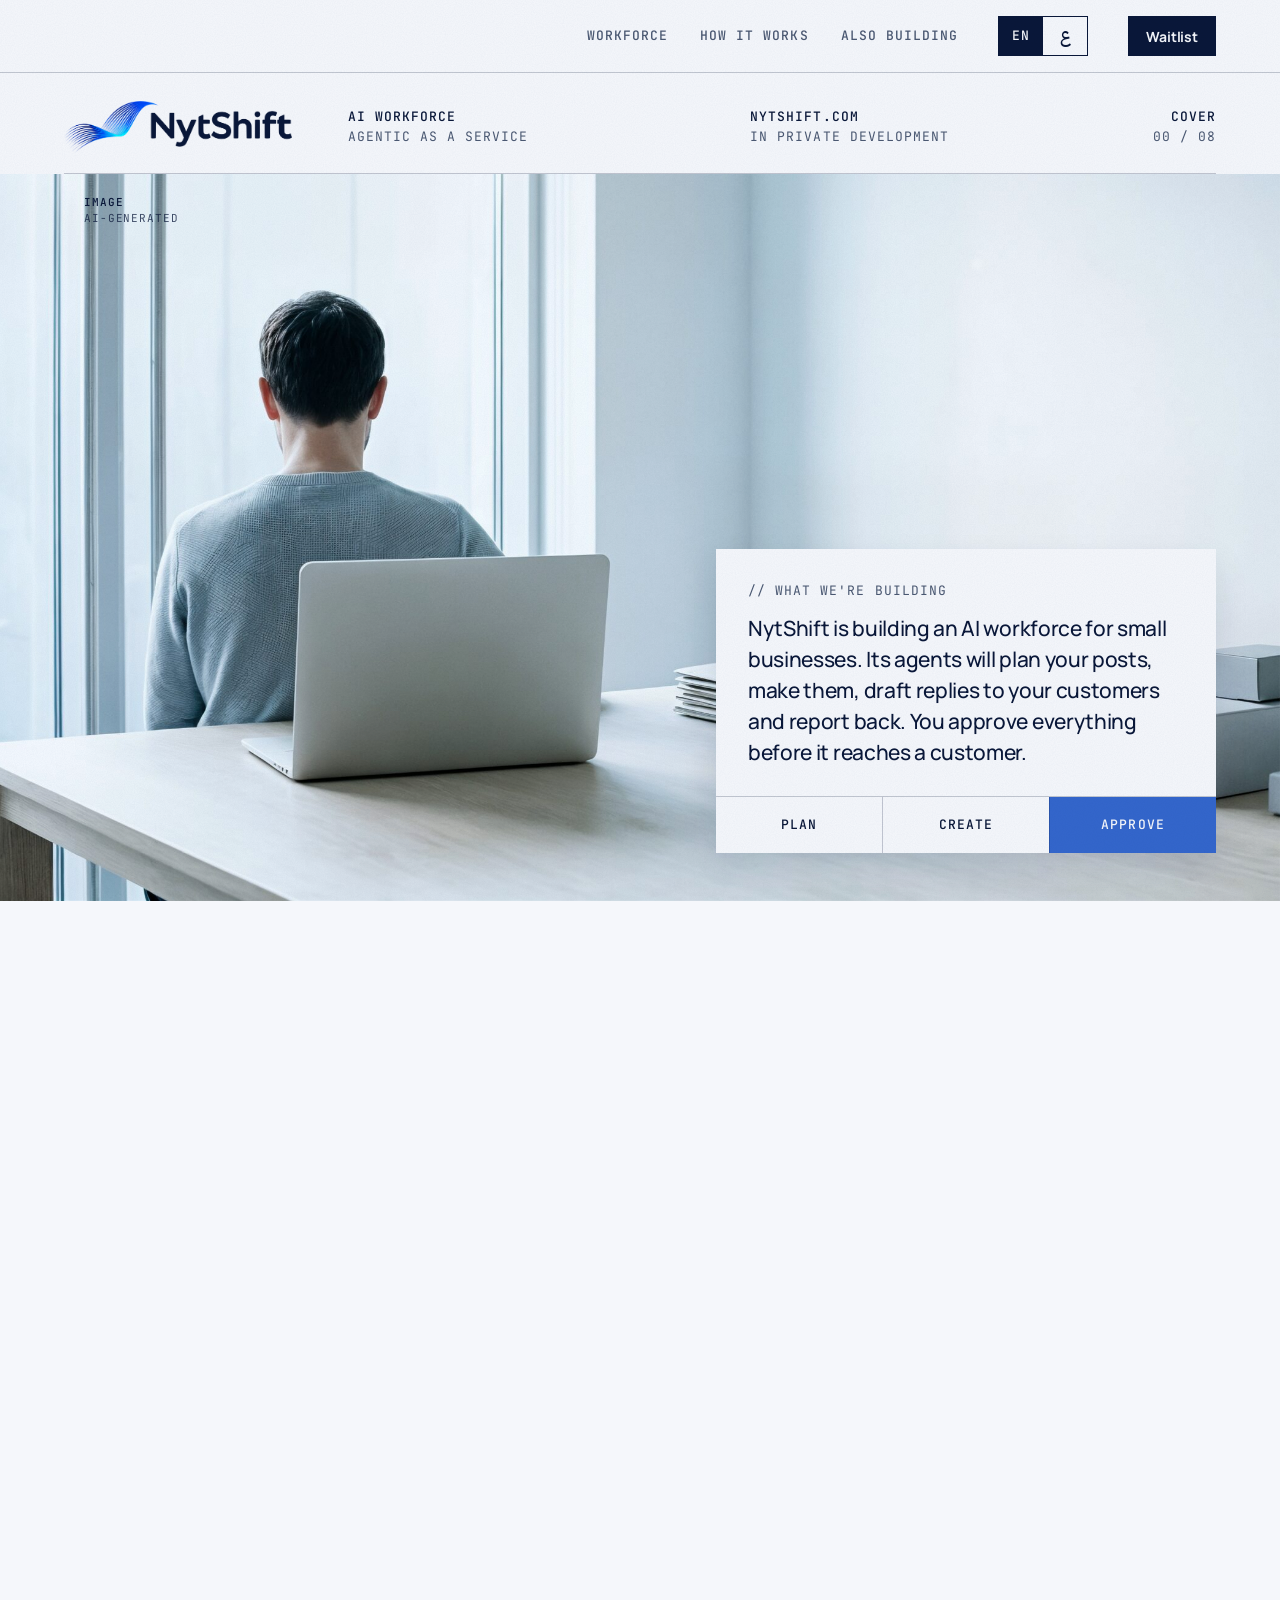
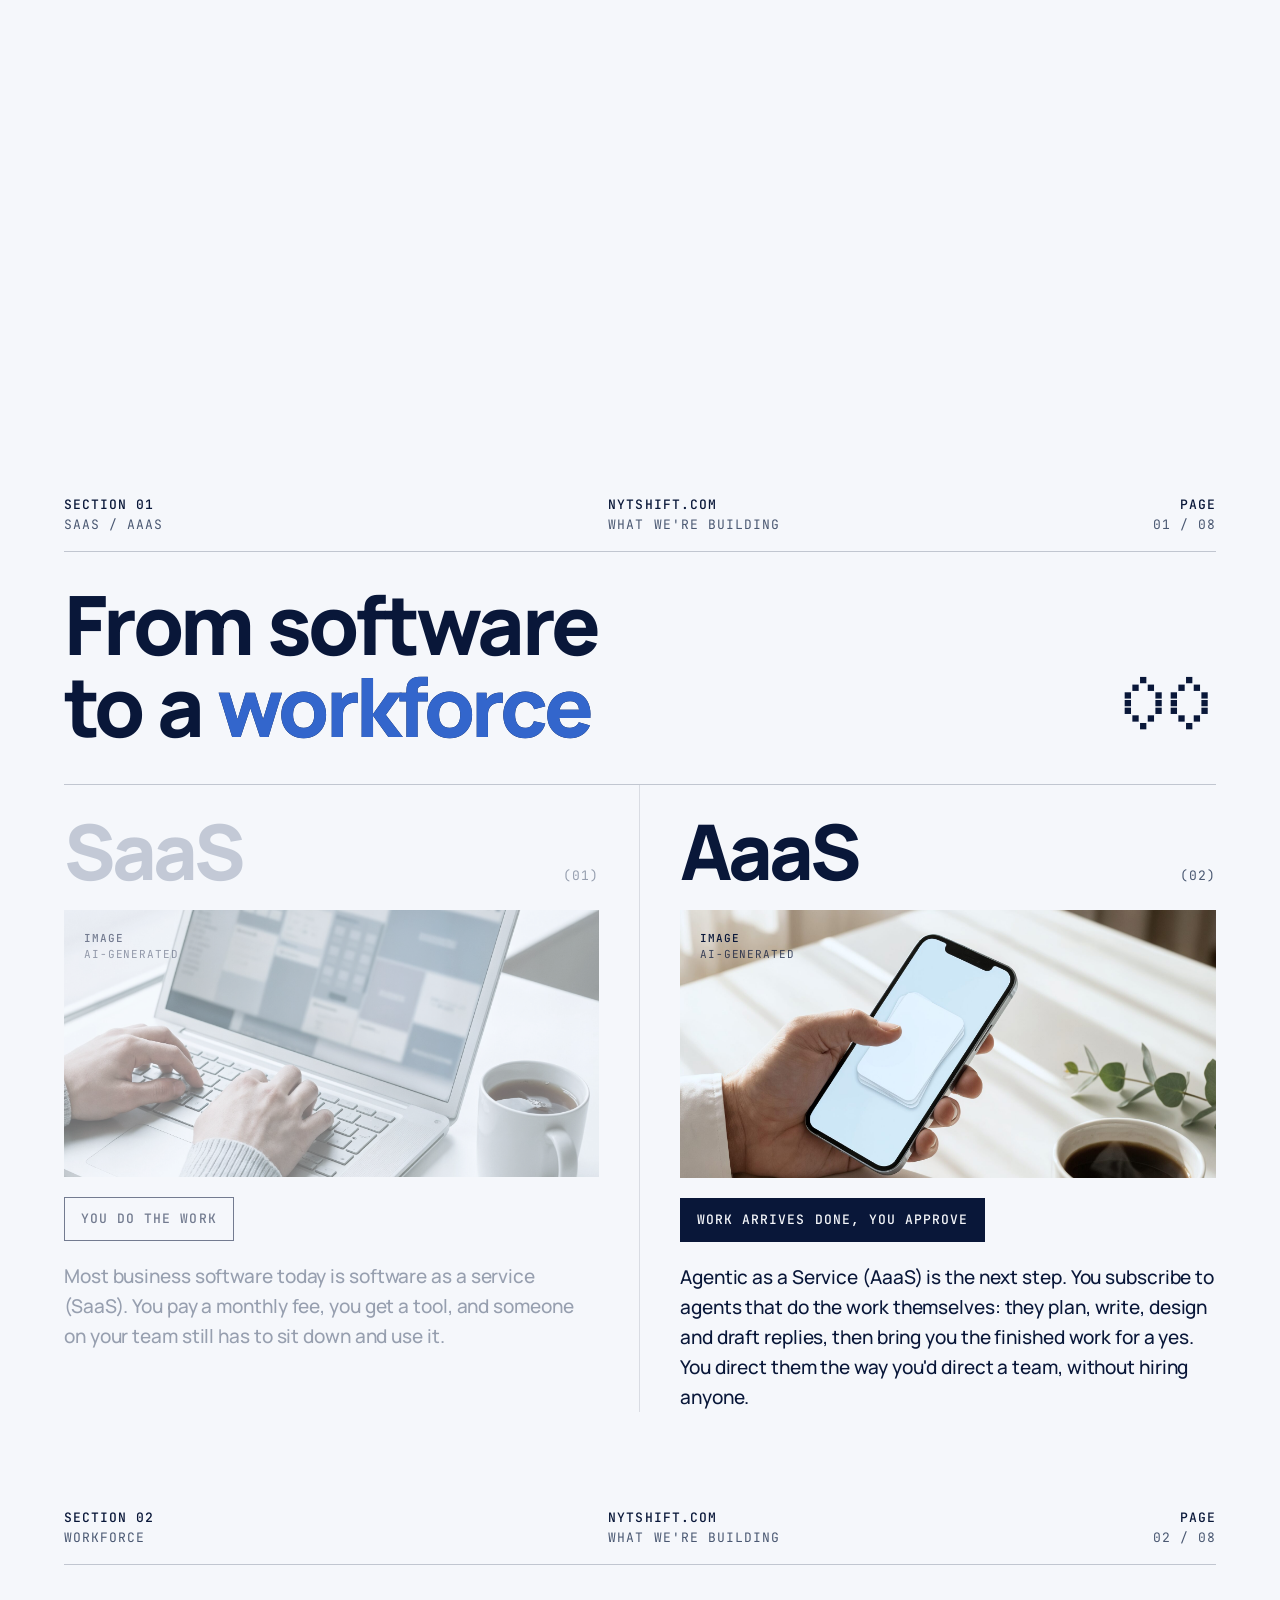
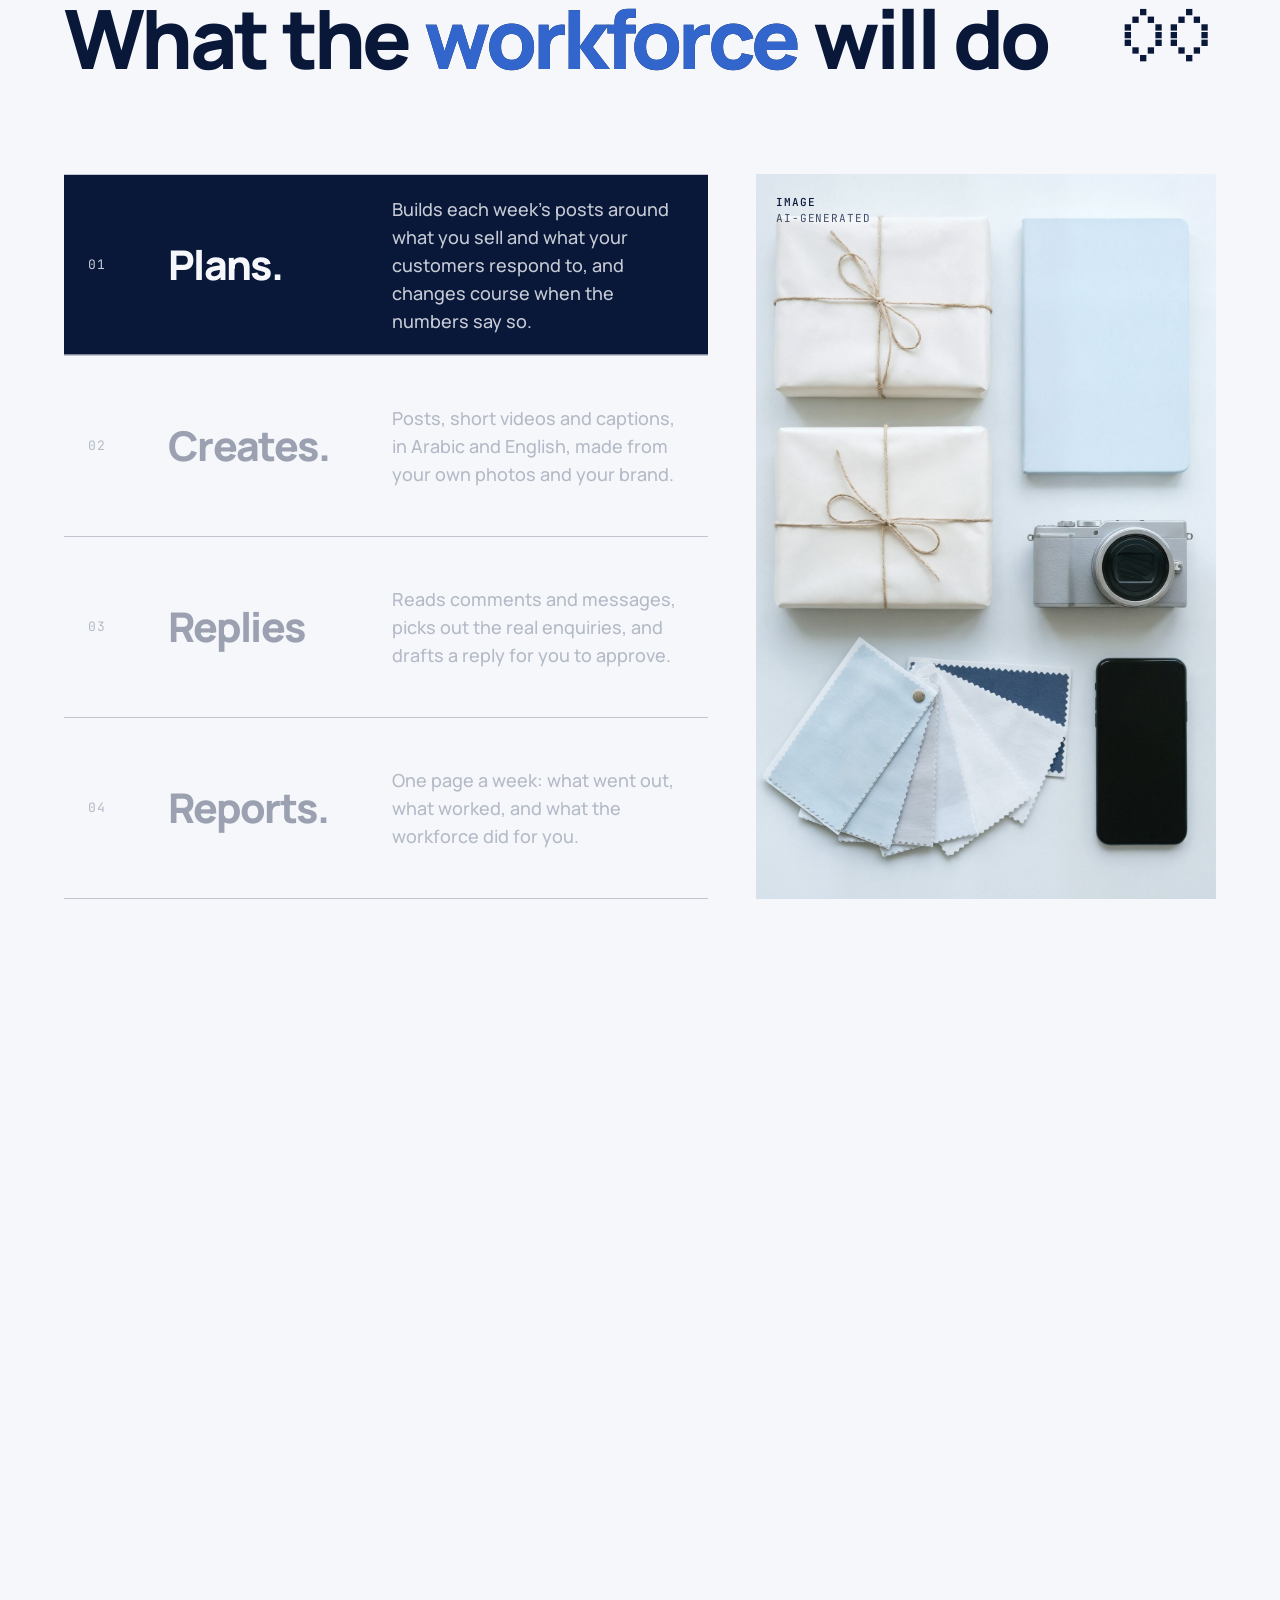
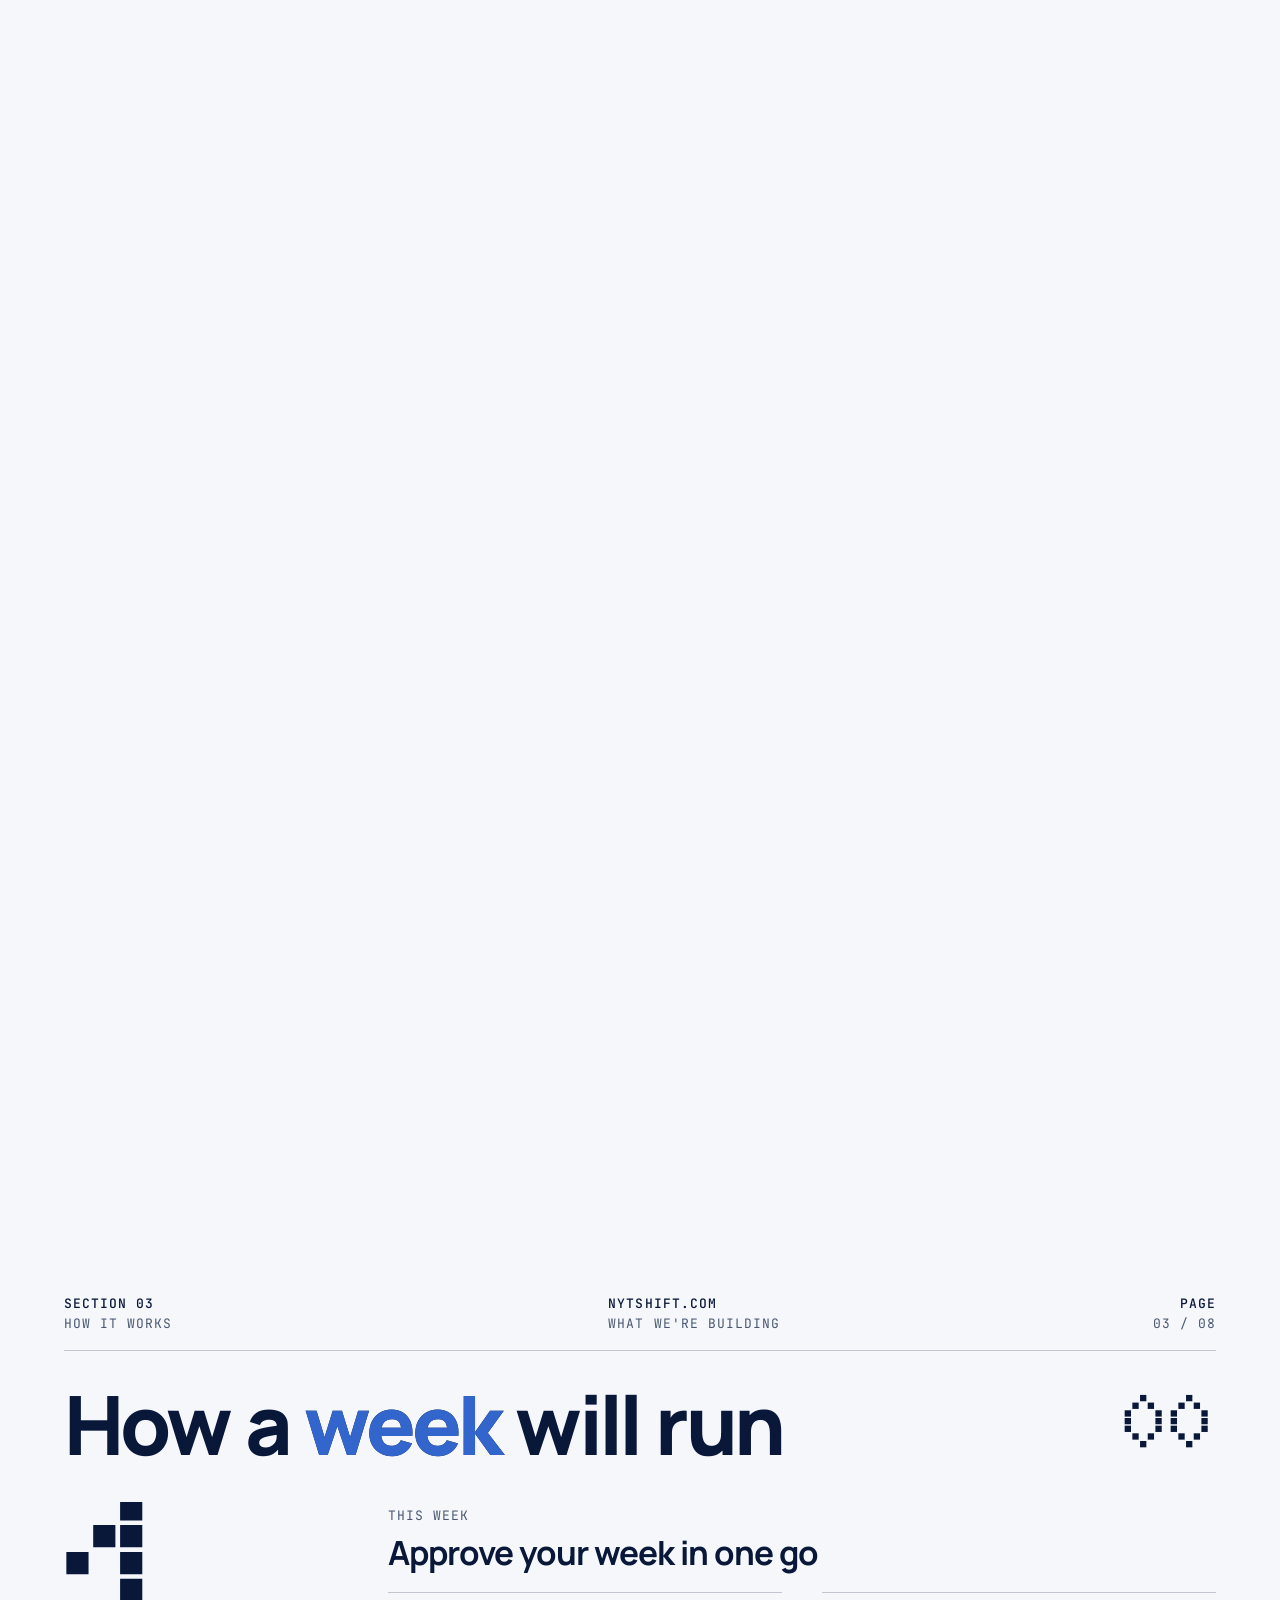
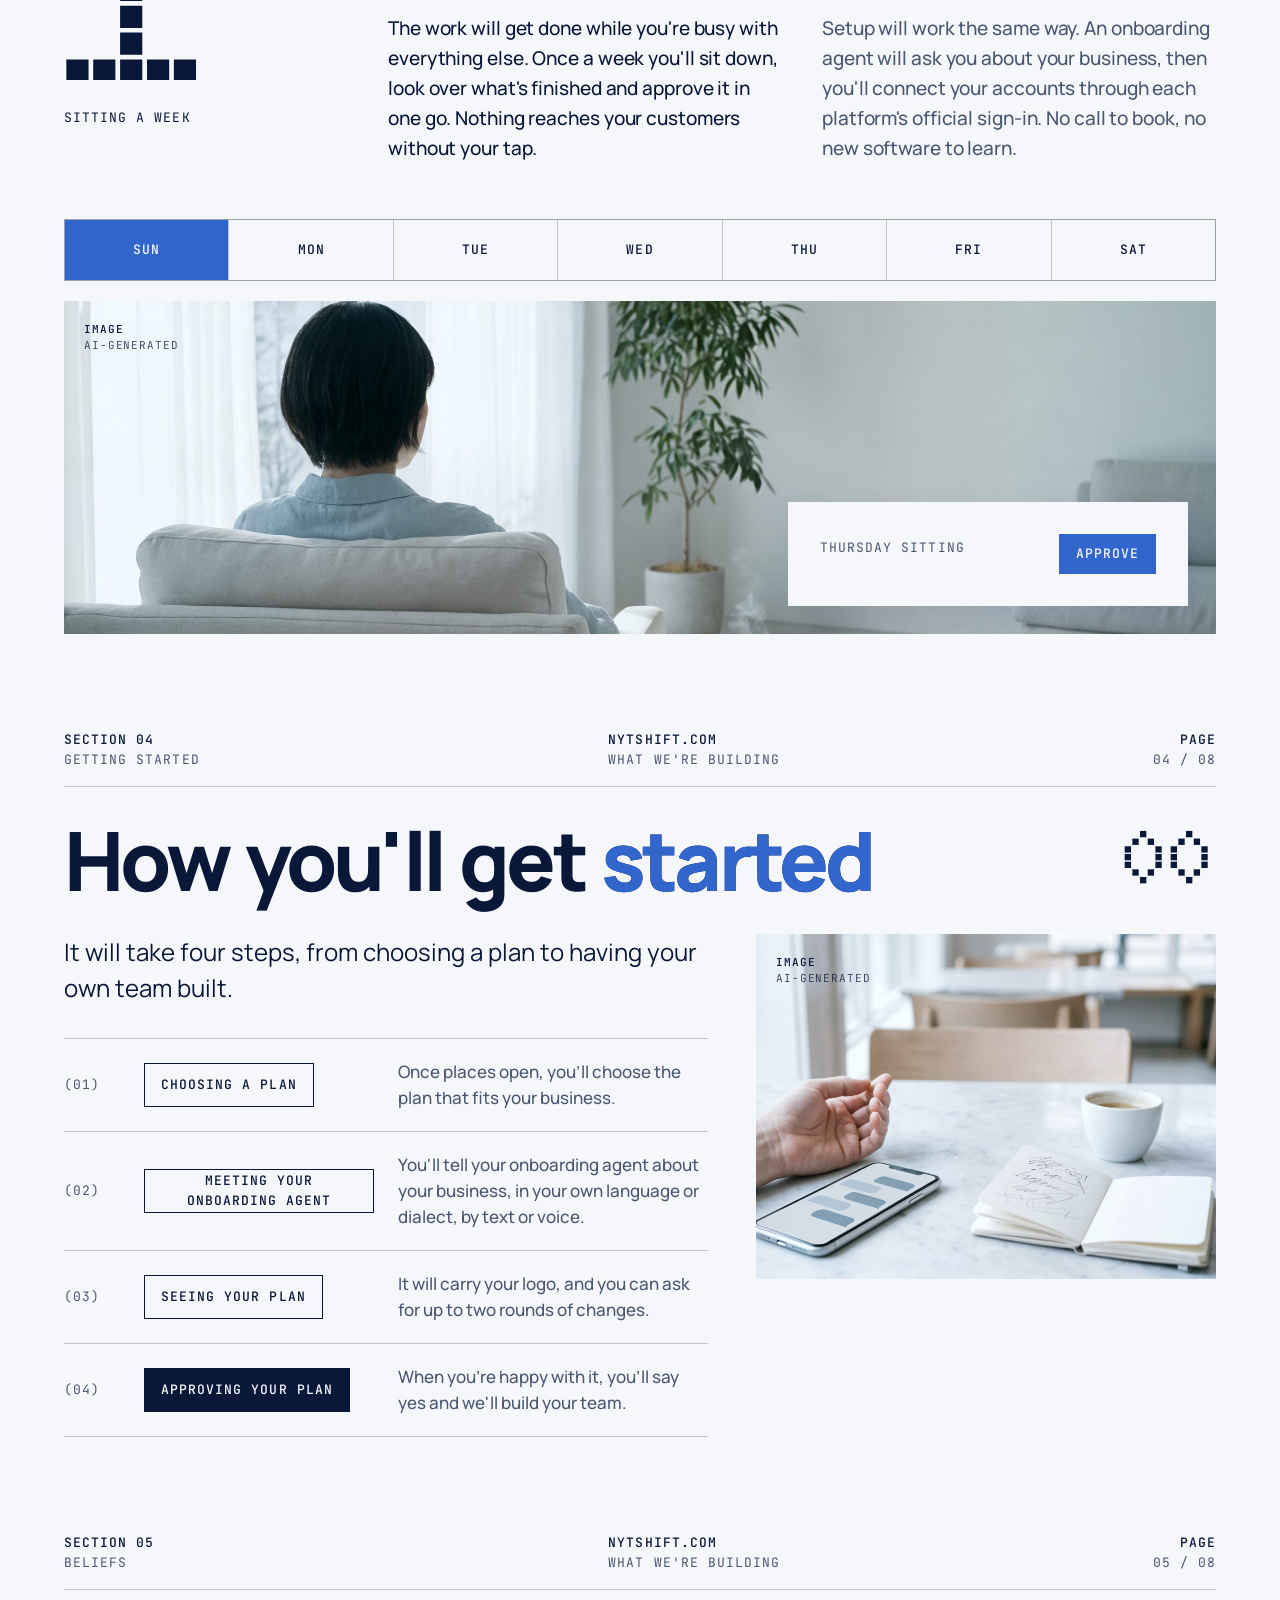
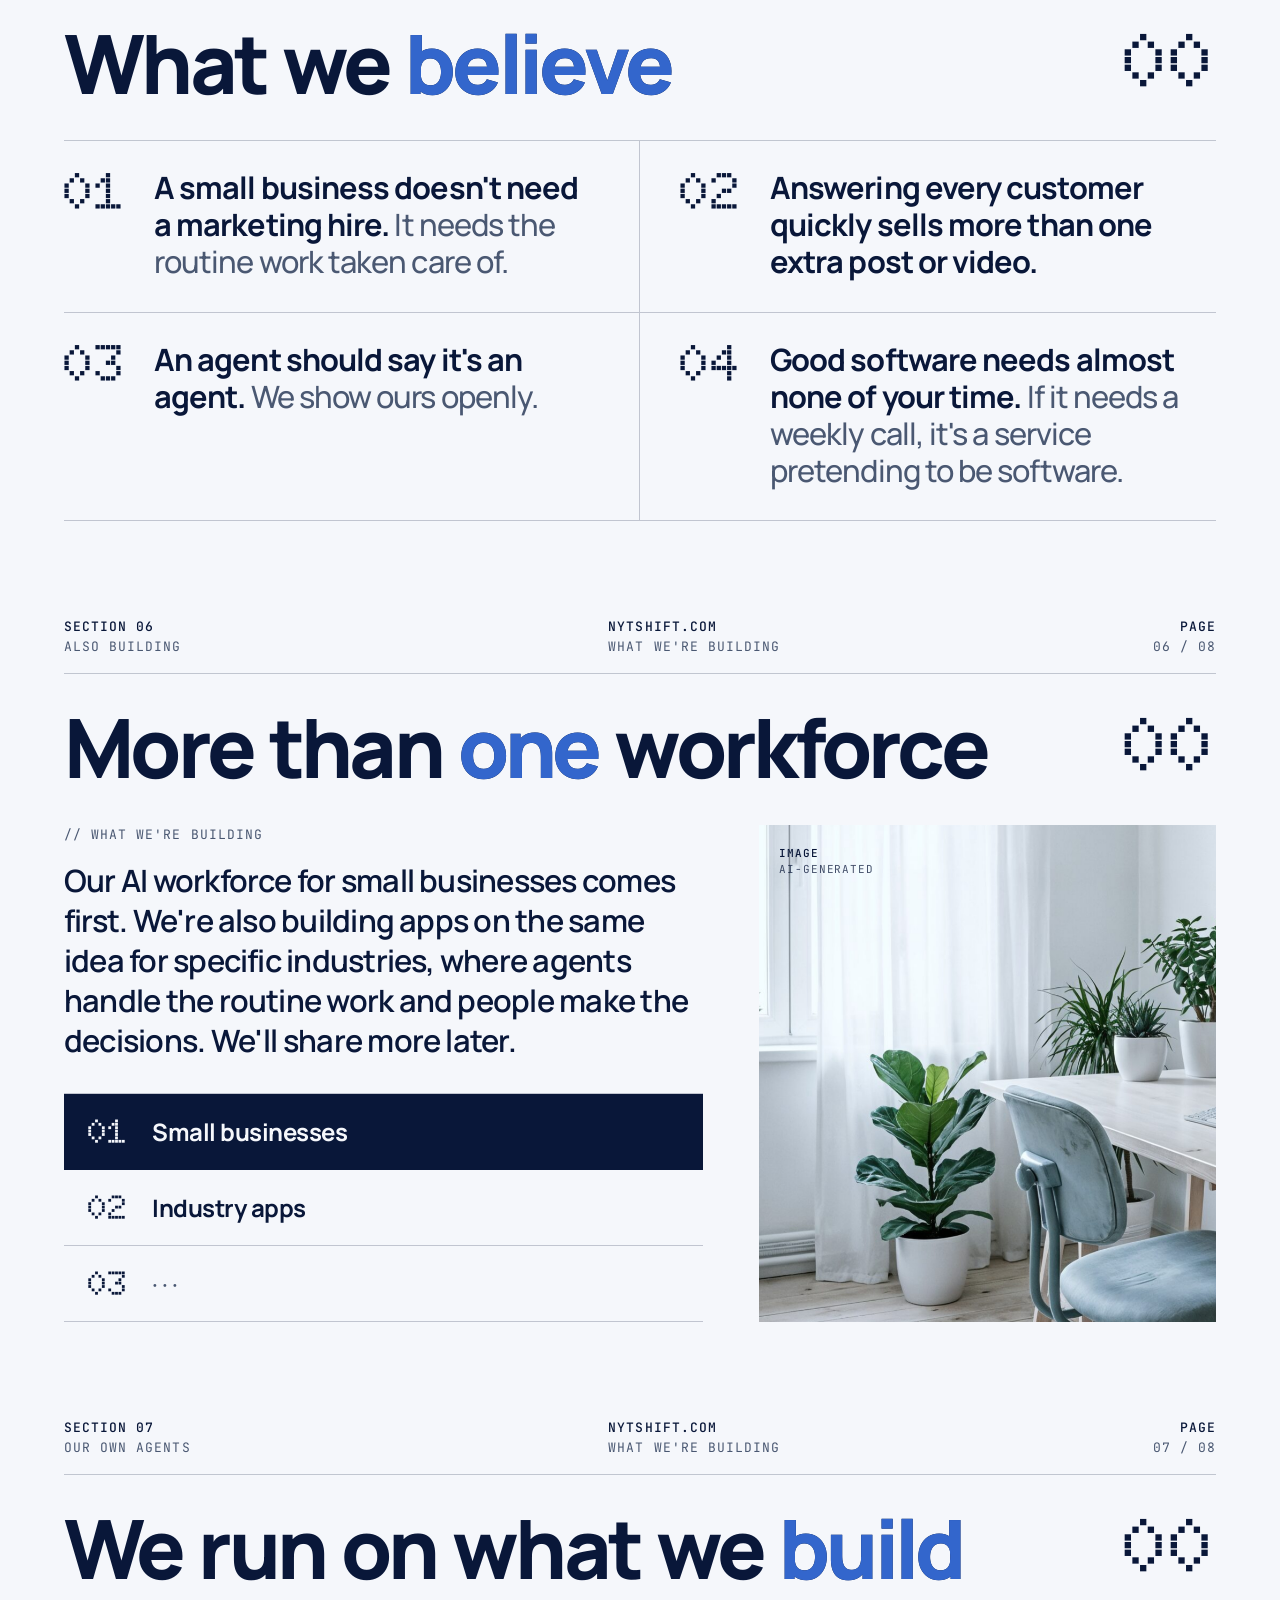
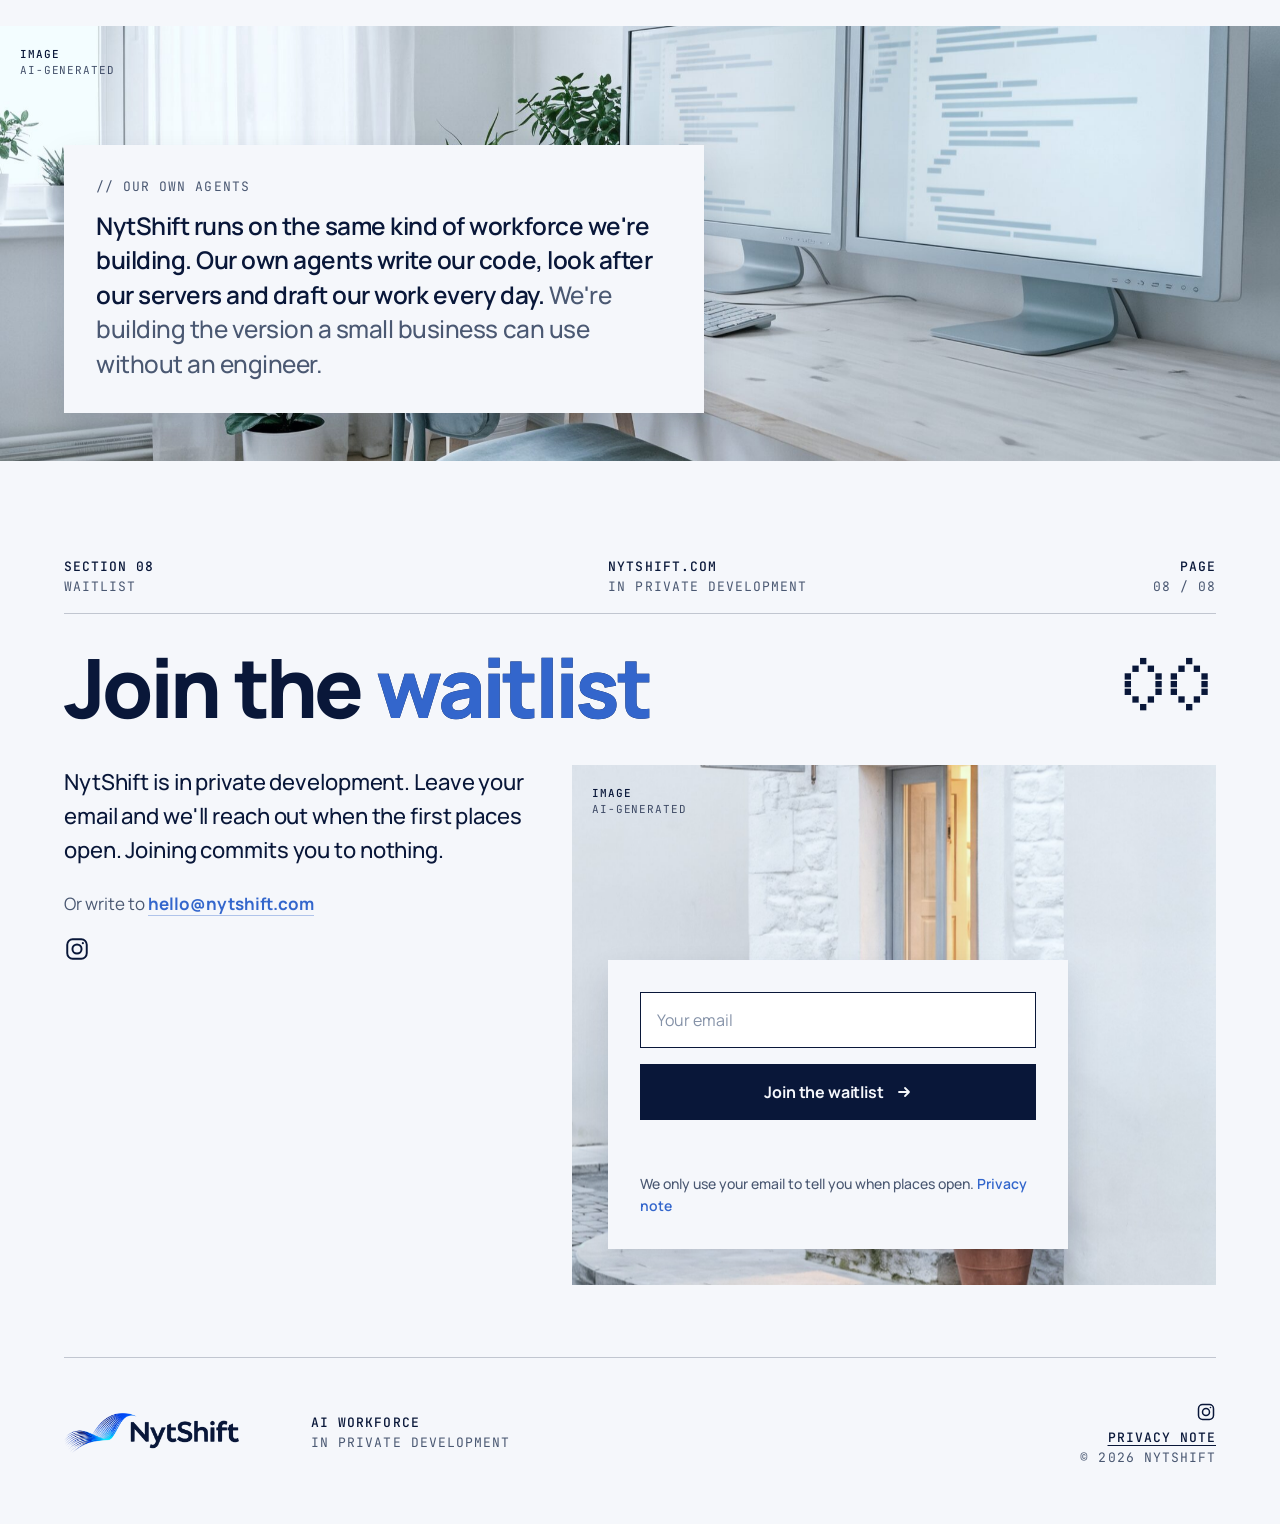
<file: index.html>
<!doctype html>
<html lang="en" dir="ltr">
<head>
<meta charset="utf-8">
<meta name="viewport" content="width=device-width,initial-scale=1,viewport-fit=cover">
<title>NytShift: the shift before the shift</title>
<meta name="description" content="NytShift is building an AI workforce for small businesses: agents that plan your posts, make them and draft replies for you to approve. In private development.">
<meta name="theme-color" content="#F5F7FB">
<link rel="icon" type="image/png" sizes="32x32" href="/assets/favicon-32.png">
<link rel="icon" href="/assets/favicon.ico" sizes="any">
<link rel="apple-touch-icon" href="/assets/apple-touch-icon.png">
<meta property="og:title" content="NytShift: the shift before the shift">
<meta property="og:description" content="An AI workforce for small businesses. Agentic as a Service. In private development.">
<meta property="og:url" content="https://nytshift.com/">
<meta property="og:type" content="website">
<meta property="og:image" content="https://nytshift.com/assets/v2/og.png">
<meta name="twitter:card" content="summary_large_image">
<link rel="canonical" href="https://nytshift.com/">
<link rel="preload" href="/assets/v4/fonts/Manrope-400-800-latin.woff2" as="font" type="font/woff2" crossorigin>
<style>
@font-face{font-family:Manrope;src:url(/assets/v4/fonts/Manrope-400-800-latin.woff2) format("woff2");font-weight:400 800;font-display:swap}
@font-face{font-family:"JetBrains Mono";src:url(/assets/v4/fonts/JetBrainsMono-400-latin.woff2) format("woff2");font-weight:400;font-display:swap}
@font-face{font-family:"JetBrains Mono";src:url(/assets/v4/fonts/JetBrainsMono-500-latin.woff2) format("woff2");font-weight:500;font-display:swap}
@font-face{font-family:Doto;src:url(/assets/v4/fonts/Doto-latin.woff2) format("woff2");font-weight:100 900;font-display:swap}
@font-face{font-family:PlexAR;src:url(/assets/v4/fonts/IBMPlexSansArabic-400-arabic.woff2) format("woff2");font-weight:400;font-display:swap;unicode-range:U+0600-06FF,U+0750-077F,U+08A0-08FF,U+FB50-FDFF,U+FE70-FEFF,U+200C-200F}
@font-face{font-family:PlexAR;src:url(/assets/v4/fonts/IBMPlexSansArabic-500-arabic.woff2) format("woff2");font-weight:500;font-display:swap;unicode-range:U+0600-06FF,U+0750-077F,U+08A0-08FF,U+FB50-FDFF,U+FE70-FEFF,U+200C-200F}
@font-face{font-family:PlexAR;src:url(/assets/v4/fonts/IBMPlexSansArabic-600-arabic.woff2) format("woff2");font-weight:600;font-display:swap;unicode-range:U+0600-06FF,U+0750-077F,U+08A0-08FF,U+FB50-FDFF,U+FE70-FEFF,U+200C-200F}
@font-face{font-family:PlexAR;src:url(/assets/v4/fonts/IBMPlexSansArabic-700-arabic.woff2) format("woff2");font-weight:700;font-display:swap;unicode-range:U+0600-06FF,U+0750-077F,U+08A0-08FF,U+FB50-FDFF,U+FE70-FEFF,U+200C-200F}
/* ---------- fixed tokens (from template-editorial/template.css) ---------- */
:root{
  --ice:#F5F7FB;--navy:#091739;--muted:#4A5872;--royal:#3366CC;--horizon:#6097F2;
  --rule:rgba(9,23,57,.22);
  --shadow:0 16px 32px rgba(9,23,57,.12);
  --ease-out:cubic-bezier(0.23,1,0.32,1);
  --font:Manrope,PlexAR,system-ui,sans-serif;
  --mono:"JetBrains Mono",PlexAR,ui-monospace,monospace;
  --dot:Doto,"JetBrains Mono",monospace;
  --m:clamp(20px,5vw,72px);
  --wrap:1440px;
  --bar:72px;
  --dirx:1;
}
html[dir=rtl]{--dirx:-1}
/* scroll progress: one registered number per scene. Settled value is the default, so the page reads complete with no JS */
@property --p{syntax:'<number>';inherits:true;initial-value:1}
@property --v{syntax:'<number>';inherits:true;initial-value:.5}
@keyframes scp{from{--p:0}to{--p:1}}
@keyframes scv{from{--v:0}to{--v:1}}

*{margin:0;padding:0;box-sizing:border-box}
html{-webkit-text-size-adjust:100%;background:var(--ice);overflow-x:clip}
body{font-family:var(--font);color:var(--navy);background:var(--ice);line-height:1.5;-webkit-font-smoothing:antialiased}
/* paper grain: one fixed layer, never on a scrolling element */
body::after{content:"";position:fixed;inset:0;pointer-events:none;z-index:100;opacity:.05;mix-blend-mode:multiply;
  background-image:url("data:image/svg+xml;utf8,<svg xmlns='http://www.w3.org/2000/svg' width='300' height='300'><filter id='n'><feTurbulence type='fractalNoise' baseFrequency='.9' numOctaves='2' stitchTiles='stitch'/><feColorMatrix values='0 0 0 0 .04  0 0 0 0 .09  0 0 0 0 .22  0 0 0 1.2 -.1'/></filter><rect width='300' height='300' filter='url(%23n)'/></svg>")}
a{color:inherit;text-decoration:none}
img{display:block;max-width:100%}
button,input{font:inherit;color:inherit}
.wrap{max-width:var(--wrap);margin-inline:auto;padding-inline:var(--m)}
.sr{position:absolute;width:1px;height:1px;overflow:hidden;clip:rect(0 0 0 0);white-space:nowrap}
.dir{transform:scaleX(var(--dirx))}
:focus-visible{outline:2px solid var(--royal);outline-offset:3px}
.ltr{direction:ltr;unicode-bidi:isolate}

/* ---------- mono labels ---------- */
.mono{font-family:var(--mono);font-size:13px;line-height:20px;letter-spacing:.08em;text-transform:uppercase;font-weight:500;color:var(--navy)}
.mono .dim,.dim{color:var(--muted);font-weight:400}
html[dir=rtl] .mono,html[dir=rtl] .cap,html[dir=rtl] .lb,html[dir=rtl] .chip,html[dir=rtl] .wrow span{font-family:PlexAR,"JetBrains Mono",sans-serif;font-size:15px;line-height:22px;letter-spacing:0;text-transform:none}
.cap{font-family:var(--mono);font-size:13px;line-height:20px;letter-spacing:.08em;text-transform:uppercase;font-weight:400;color:var(--muted)}
.num,.pm{font-family:var(--dot);font-weight:800;line-height:1;letter-spacing:0;color:var(--navy);direction:ltr;unicode-bidi:isolate;font-variant-numeric:tabular-nums}

/* ---------- top bar ---------- */
.bar{position:sticky;top:0;z-index:50;background:var(--ice);border-block-end:1px solid var(--rule)}
.bar .wrap{display:flex;align-items:center;gap:40px;height:var(--bar)}
.bar .logo img{height:36px;width:auto}
.bar nav{display:flex;gap:32px;margin-inline-start:auto}
.bar nav a{transition:color 200ms ease;color:var(--muted)}
@media (hover:hover) and (pointer:fine){.bar nav a:hover{color:var(--navy)}}
.lang{position:relative;display:inline-grid;grid-template-columns:1fr 1fr;border:1px solid var(--navy);isolation:isolate;height:40px}
.lang button{position:relative;z-index:1;border:0;background:none;cursor:pointer;width:44px;height:38px;font-family:var(--mono);font-size:13px;font-weight:500;letter-spacing:.06em;color:var(--navy);transition:color 300ms ease;touch-action:manipulation}
.lang button[data-lang=ar]{font-family:PlexAR,sans-serif;font-size:17px;line-height:1;letter-spacing:0}
.lang button[aria-pressed=true]{color:var(--ice)}
.lang .thumb{position:absolute;z-index:0;inset-block:0;inset-inline-start:0;width:44px;background:var(--navy);transition:transform 420ms var(--ease-out)}
html[lang=ar] .lang .thumb{transform:translateX(calc(44px * var(--dirx)))}

/* ---------- buttons ---------- */
.btn{display:inline-flex;align-items:center;justify-content:center;gap:12px;height:56px;padding-inline:28px;background:var(--navy);color:var(--ice);font-weight:700;font-size:16px;letter-spacing:-.01em;border:0;cursor:pointer;white-space:nowrap;transition:transform 160ms var(--ease-out),background-color 300ms ease;touch-action:manipulation}
.btn:active{transform:scale(.97)}
.btn svg{width:16px;height:16px;flex:none}
.btn.ghost{background:transparent;color:var(--navy);box-shadow:inset 0 0 0 1px var(--navy)}
.btn .arr{display:inline-flex;transition:transform 300ms var(--ease-out)}
.bar .btn{height:40px;padding-inline:18px;font-size:14px}
@media (hover:hover) and (pointer:fine){
  .btn:hover{background:var(--royal)}
  .btn.ghost:hover{background:var(--navy);color:var(--ice)}
  .btn:hover .arr{transform:translateX(calc(3px * var(--dirx)))}
}

/* ---------- masthead strip ---------- */
.mh{display:grid;grid-template-columns:minmax(0,1fr) minmax(0,1fr) auto;column-gap:72px;align-items:start;padding-block:24px 16px}
.mh .end{text-align:end}
.mh.mast{grid-template-columns:auto minmax(0,1fr) minmax(0,1fr) auto;align-items:center;column-gap:56px;padding-block:28px 20px}
.mast .mlogo{height:52px;width:auto}
.bar .logo{transition:opacity 300ms ease,transform 300ms var(--ease-out)}
.mast-in .bar .logo{opacity:0;transform:translate3d(0,-6px,0);pointer-events:none}
.rule{height:1px;background:var(--rule)}
.hl{display:grid;grid-template-columns:minmax(0,1fr) auto;align-items:end;gap:40px;padding-block:32px 0}
h1,h2{font-weight:800;letter-spacing:-.045em;word-spacing:.04em;color:var(--navy);text-wrap:balance}
h1 em,h2 em{font-style:normal;color:var(--royal)}
h1{font-size:clamp(56px,8.6vw,124px);line-height:.98}
h2{font-size:clamp(44px,6.4vw,94px);line-height:1}
.hl .pm{font-size:clamp(48px,6vw,86px);padding-block-end:.08em;min-width:2ch;text-align:end}
html[dir=rtl] h1,html[dir=rtl] h2{font-family:PlexAR,Manrope,sans-serif;font-weight:700;letter-spacing:0;word-spacing:0;line-height:1.3}
html[dir=rtl] h1{font-size:clamp(44px,7vw,100px)}
html[dir=rtl] h2{font-size:clamp(38px,5.2vw,76px)}
.spread{padding-block-end:72px}
section[id]{scroll-margin-top:80px}

/* ---------- photos, credits, paper cards, word rows ---------- */
.ph{position:relative;overflow:hidden;background:#c9d2de;margin:0}
.ph img{width:100%;height:100%;object-fit:cover;object-position:var(--pos,50% 50%);transform:scale(var(--zoom,1));transform-origin:var(--zo,50% 50%)}
.credit{position:absolute;z-index:3;inset-block-start:20px;inset-inline-start:20px;color:var(--navy);font-size:11px;line-height:16px}
html[dir=rtl] .credit{font-size:13px;line-height:18px}
.credit .dim{color:var(--navy);opacity:.75}
.card{position:relative;background:var(--ice);box-shadow:var(--shadow);z-index:4}
.card .in{padding:32px 32px 0}
.card .in:last-child{padding-bottom:32px}
.card p{font-size:21px;line-height:31px;font-weight:500;letter-spacing:-.015em;color:var(--navy)}
html[dir=rtl] .card p{font-size:20px;line-height:35px;letter-spacing:0}
.card .cap{display:block;margin-bottom:12px}
.wrow{display:flex;border-top:1px solid var(--rule);margin-top:28px}
.wrow span{flex:1;min-width:0;height:56px;display:flex;align-items:center;justify-content:center;border-inline-start:1px solid var(--rule);font-family:var(--mono);font-size:13px;letter-spacing:.08em;text-transform:uppercase;font-weight:500;white-space:nowrap;padding-inline:8px}
.wrow span:first-child{border-inline-start:0}
.wrow span.sel{background:var(--royal);color:var(--ice)}
.chip{display:inline-flex;align-items:center;height:40px;padding-inline:16px;border:1px solid var(--navy);font-family:var(--mono);font-size:13px;letter-spacing:.08em;text-transform:uppercase;font-weight:500;white-space:nowrap}
.chip.sel{background:var(--royal);border-color:var(--royal);color:var(--ice)}
.body{font-size:19px;line-height:30px;color:var(--muted);font-weight:500;letter-spacing:-.005em}
html[dir=rtl] .body{font-size:19px;line-height:34px;letter-spacing:0}
.lb{height:44px;display:inline-flex;align-items:center;justify-content:center;padding-inline:16px;border:1px solid var(--navy);font-family:var(--mono);font-size:13px;letter-spacing:.08em;text-transform:uppercase;font-weight:500;text-align:center}
.on>.lb,.lb.on{background:var(--navy);color:var(--ice)}

/* ---------- 00 HERO (static layout; .pin below turns it into the pinned scene) ---------- */
.hero .stage{position:relative}
.hero-row{display:grid;grid-template-columns:minmax(0,1fr) auto;align-items:end;gap:40px;padding-block:32px 40px}
.hero-row .mono{max-width:32em}
.actions{display:flex;flex-wrap:wrap;gap:16px}
.hero-ph{height:clamp(420px,38vw,560px)}
.hero-ph .credit{inset-inline-start:calc(var(--m) + 4px)}
.hcard{position:absolute;z-index:4;inset-block-end:48px;inset-inline:0;pointer-events:none}
.hcard .wrap{display:flex;justify-content:flex-end}
.hcard .card{width:min(500px,44%);pointer-events:auto}
/* the photo keeps its pale space on the physical right, so the card stays there in both languages */
html[dir=rtl] .hcard .wrap{justify-content:flex-start}

/* ---------- 01 SaaS -> AaaS ---------- */
.vs{display:grid;grid-template-columns:1fr 1fr;margin-top:36px;border-top:1px solid var(--rule)}
.fr2{display:flex;flex-direction:column;gap:20px;padding-block:28px 0}
.fr2:first-child{padding-inline-end:40px;border-inline-end:1px solid var(--rule)}
.fr2:last-child{padding-inline-start:40px}
.fr2 .top{display:flex;align-items:baseline;justify-content:space-between}
.fr2 .w{font-size:clamp(56px,6vw,86px);font-weight:800;letter-spacing:-.05em;line-height:1}
.fr2.old .w{color:#9aa5b8}
.fr2 .ph{aspect-ratio:2/1}
.fr2 .lb{align-self:flex-start}
.fr2 .body{max-width:34em}
.fr2.new .body{color:var(--navy)}

/* ---------- 02 LEDGER + photo (pinned scrollytelling on wide screens) ---------- */
.wf-pin{margin-top:36px}
.g-led{display:grid;grid-template-columns:minmax(0,7fr) minmax(0,5fr);gap:48px;align-items:stretch}
.ledger{list-style:none;border-top:1px solid var(--rule);display:grid;grid-auto-rows:1fr}
.ledger li{position:relative;isolation:isolate;display:grid;grid-template-columns:56px minmax(0,200px) minmax(0,1fr);align-items:center;column-gap:24px;padding:20px 24px;border-bottom:1px solid var(--rule);min-height:108px;transition:color 500ms ease}
.ledger li::before{content:"";position:absolute;inset:0;z-index:-1;background:var(--navy);clip-path:inset(0 100% 0 0);transition:clip-path 800ms var(--ease-out)}
html[dir=rtl] .ledger li::before{clip-path:inset(0 0 0 100%)}
html[dir] .ledger li.hot::before{clip-path:inset(0 0 0 0)}
.ledger li>*{transition:opacity 500ms ease,color 500ms ease}
.ledger .n{font-family:var(--mono);font-size:13px;color:var(--muted);letter-spacing:.08em}
.ledger .nm{font-size:clamp(32px,3.2vw,46px);line-height:1.05;font-weight:800;letter-spacing:-.04em}
html[dir=rtl] .ledger .nm{font-family:PlexAR,Manrope,sans-serif;font-weight:700;letter-spacing:0;line-height:1.3}
.ledger p{font-size:18px;line-height:28px;color:var(--muted);font-weight:500}
html[dir=rtl] .ledger p{line-height:32px}
.ledger li.hot{color:var(--ice)}
.ledger li.hot .n,.ledger li.hot p{color:rgba(245,247,251,.8)}
.tall{min-height:460px}
.tall .card{position:absolute;inset-inline-start:28px;inset-block-end:28px;width:min(340px,calc(100% - 56px));transition:opacity 600ms ease,transform 900ms var(--ease-out)}
.tall .card .num{font-size:128px;line-height:.86;display:flex;align-items:flex-end;gap:12px}
.tall .card .num small{font-family:var(--font);font-size:30px;font-weight:700;letter-spacing:-.02em;padding-block-end:10px}
html[dir=rtl] .tall .card .num small{font-family:PlexAR,sans-serif;letter-spacing:0}

/* ---------- 03 NUMERAL ---------- */
.g-num{display:grid;grid-template-columns:minmax(0,3fr) minmax(0,9fr);gap:48px;margin-top:36px;align-items:start}
.bign-m{overflow:hidden;padding-block-start:.04em}
.bign{font-size:clamp(200px,21vw,300px);line-height:.66;color:var(--navy)}
.bign-w{display:flex;flex-direction:column;gap:28px}
.bign-w .cap{color:var(--navy)}
.side .grp{padding-block:20px;border-top:1px solid var(--rule)}
.side .grp:first-child{padding-top:0;border-top:0;grid-column:1/-1}
.side{display:grid;grid-template-columns:1fr 1fr;column-gap:40px}
.side .big{font-size:clamp(30px,2.6vw,37px);line-height:1.15;font-weight:700;letter-spacing:-.03em;margin-top:8px}
html[dir=rtl] .side .big{letter-spacing:0;line-height:1.5}
.side .body{color:var(--navy)}
.side .body.m{color:var(--muted)}
.days{display:grid;grid-template-columns:repeat(7,minmax(0,1fr));gap:1px;background:var(--rule);border:1px solid var(--rule);margin-top:36px}
.days span{position:relative;isolation:isolate;background:var(--ice);height:60px;display:flex;align-items:center;justify-content:center;font-family:var(--mono);font-size:13px;letter-spacing:.08em;text-transform:uppercase;font-weight:500;white-space:nowrap;transition:color 450ms ease}
.days span::before{content:"";position:absolute;inset:0;z-index:-1;background:var(--royal);opacity:0;transition:opacity 450ms ease}
.days span.sel{color:var(--ice)}
.days span.sel::before{opacity:1}
html[dir=rtl] .days span{font-family:PlexAR,sans-serif;font-size:15px;letter-spacing:0}
.wide{height:clamp(280px,26vw,370px);margin-top:20px}
.wide .card{position:absolute;right:28px;inset-block-end:28px;width:min(400px,calc(100% - 56px))}
.wide .card .in{display:flex;align-items:center;justify-content:space-between;gap:24px}

/* ---------- 04 START: one photo + four step rows ---------- */
.g-start{display:grid;grid-template-columns:minmax(0,7fr) minmax(0,5fr);gap:48px;margin-top:32px;align-items:start}
.g-start .lede{font-size:24px;line-height:36px;color:var(--navy);max-width:28em}
.steps{list-style:none;border-top:1px solid var(--rule);margin-top:32px}
.steps li{display:grid;grid-template-columns:56px minmax(0,230px) minmax(0,1fr);align-items:center;column-gap:24px;padding-block:20px;border-bottom:1px solid var(--rule)}
.steps .no{font-family:var(--mono);font-size:13px;letter-spacing:.08em;color:var(--muted)}
.steps .lb{justify-self:start}
.steps p{font-size:17px;line-height:26px;color:var(--muted);font-weight:500}
html[dir=rtl] .steps p{line-height:30px}
.startph{aspect-ratio:4/3}

/* ---------- 05 BELIEFS ---------- */
.bel{display:grid;grid-template-columns:1fr 1fr;list-style:none;margin-top:36px;border-top:1px solid var(--rule)}
.bel li{display:grid;grid-template-columns:auto minmax(0,1fr);gap:28px;padding:28px 40px 32px 0;border-bottom:1px solid var(--rule)}
.bel li:nth-child(odd){padding-inline:0 40px;border-inline-end:1px solid var(--rule)}
.bel li:nth-child(even){padding-inline:40px 0}
.bel .num{font-size:52px;line-height:.86;justify-self:start}
.bel p{font-size:clamp(24px,2.4vw,34px);line-height:1.2;letter-spacing:-.03em;font-weight:700}
.bel p span+span{color:var(--muted);font-weight:500}
html[dir=rtl] .bel p{letter-spacing:0;line-height:1.55}

/* ---------- 06 TYPE + LANES + photo ---------- */
.g-sol{display:grid;grid-template-columns:minmax(0,7fr) minmax(0,5fr);gap:56px;margin-top:36px;align-items:stretch}
.g-sol .lead{font-size:clamp(24px,2.4vw,34px);line-height:1.3;letter-spacing:-.025em;font-weight:600}
.g-sol .cap{display:block;margin-bottom:16px}
html[dir=rtl] .g-sol .lead{letter-spacing:0;line-height:1.8}
.lanes{list-style:none;border-top:1px solid var(--rule);margin-top:32px}
.lanes li{display:grid;grid-template-columns:64px minmax(0,1fr);align-items:center;height:76px;border-bottom:1px solid var(--rule);padding-inline:24px}
.lanes .num{font-size:34px;justify-self:start}
.lanes b{font-size:24px;font-weight:700;letter-spacing:-.02em}
.lanes li.hot{background:var(--navy);color:var(--ice)}
.lanes li.hot .num{color:var(--ice)}
.lanes li.dim b{color:var(--muted);font-weight:500}
.solph{min-height:420px}

/* ---------- 07 photo band + wide card ---------- */
.band{height:clamp(400px,34vw,500px);margin-top:36px}
.band .wrap{position:absolute;inset:0;z-index:4;pointer-events:none;display:flex;align-items:flex-end;padding-block-end:48px}
.band .card{width:min(640px,100%);pointer-events:auto}
.band .card p{font-size:clamp(21px,1.9vw,27px);line-height:1.42;font-weight:600;letter-spacing:-.02em}
.band .card p .soft{color:var(--muted);font-weight:500}
html[dir=rtl] .band .card p{letter-spacing:0;line-height:1.8}

/* ---------- 08 WAITLIST ---------- */
.g-join{display:grid;grid-template-columns:minmax(0,5fr) minmax(0,7fr);gap:48px;margin-top:36px;align-items:start}
.g-join .body{color:var(--navy);font-size:22px;line-height:34px}
.or{margin-top:24px;font-size:17px;color:var(--muted)}
.or a{color:var(--royal);font-weight:700;border-block-end:1px solid rgba(51,102,204,.35)}
.joinph{height:520px}
.joinph .card{position:absolute;inset-inline-start:36px;inset-block-end:36px;width:min(460px,calc(100% - 72px))}
form.wl{display:flex;flex-direction:column;gap:16px}
.email{height:56px;border:1px solid var(--navy);background:#fff;padding-inline:16px;font-size:16px;outline:none;width:100%;color:var(--navy);border-radius:0;transition:box-shadow 200ms ease}
.email:focus{box-shadow:0 0 0 3px rgba(51,102,204,.25);border-color:var(--royal)}
.email::placeholder{color:#8592A8}
form.wl .btn{width:100%}
form.wl .btn[disabled]{opacity:.6;cursor:default}
.hp{position:absolute;left:0;top:0;width:1px;height:1px;opacity:0;pointer-events:none;clip-path:inset(50%)}
.wl-msg{min-height:1.4em;font-size:15px;font-weight:600;color:var(--royal);margin:0}
.wl-msg.err{color:#B42318}
.card .wl-note,.wl-note{font-size:14px;color:var(--muted);margin:0;line-height:22px;font-weight:500;letter-spacing:0}
.card .wl-msg{font-size:15px;line-height:22px}
.wl-note a{color:var(--royal);font-weight:600}

/* ---------- colophon ---------- */
footer .wrap{padding-block:0 56px}
footer .mh{grid-template-columns:auto minmax(0,1fr) auto;align-items:center;padding-block:40px 0}
footer .mh img{height:40px;width:auto}
footer a{text-decoration:underline;text-underline-offset:3px}

/* ---------- language swap ---------- */
main,.bar nav{transition:opacity 260ms ease}
.swapping main,.swapping .bar nav{opacity:0}

/* =====================================================================
   SCROLL-LINKED MOTION. Only under .mo (JS ran, motion allowed).
   Every rule reads --p (0..1 through a scene) or --v (0..1 through the viewport).
   .sda = the browser drives --p/--v natively (animation-timeline); otherwise the rAF fallback writes them.
   transform / opacity / clip-path only.
   ===================================================================== */
/* headline: words rise one by one, the accent word turns royal last */
.mo .wd{display:inline-block;--w:clamp(0,calc((var(--p) - var(--s,0)) / .4),1);opacity:var(--w);transform:translate3d(0,calc((1 - var(--w)) * .34em),0)}
.mo .wd.ac{position:relative;color:var(--navy)}
.mo .wd.ac::after{content:attr(data-t);position:absolute;inset:0;color:var(--royal);opacity:clamp(0,calc((var(--p) - .8) / .18),1)}
/* page numerals: count up and settle */
.mo .hl .pm{opacity:clamp(0,calc(var(--p) * 1.6 - .2),1);transform:translate3d(0,calc((1 - var(--p)) * 28px),0)}
/* blocks: slow rise tied to scroll */
.mo .sl{opacity:clamp(0,calc(var(--p) * 1.5 - .15),1);transform:translate3d(0,calc((1 - var(--p)) * 48px),0)}
/* photos: gentle parallax inside the frame */
.mo .px img{transform:translate3d(0,calc((var(--v) - .5) * -8%),0) scale(calc(var(--zoom,1) * 1.12))}
/* the big Doto 1 rises out of its own baseline */
.mo .bign{transform:translate3d(0,calc((1 - var(--p)) * 100%),0)}
.mo .bign-w .cap{opacity:clamp(0,calc(var(--p) * 2 - 1),1)}
/* 01: SaaS steps back as AaaS arrives */
.mo .vs .old{opacity:calc(1 - clamp(0,calc((var(--p) - .55) / .45),1) * .45)}
.mo .vs .new{transform:translate3d(0,calc((1 - var(--p)) * 64px),0)}
.mo .vs .old .ph img{transform:scale(calc(1.02 + .06 * var(--p)))}
.mo .vs .new .ph img{transform:scale(calc(1.14 - .14 * var(--p)))}
/* 07 card slides up over the band */
.mo .band .card{transform:translate3d(0,calc((1 - var(--p)) * 96px),0);opacity:clamp(0,calc(var(--p) * 2.2 - .2),1)}

/* ---------- pinned scenes (wide screens only; JS adds .pin) ---------- */
/* 00: headline holds, the photo grows from an inset card to full bleed, then the paper card slides over it */
.pin .hero-pin{height:calc(100vh - var(--bar) + 130vh)}
.pin .hero .stage{position:sticky;top:var(--bar);height:calc(100vh - var(--bar));overflow:hidden;
  --a0:clamp(0,calc(var(--p) / .32),1);--a:calc(var(--a0) * var(--a0) * (3 - 2 * var(--a0)));--ia:calc(1 - var(--a));
  --f:clamp(0,calc((var(--p) - .2) / .14),1);
  --c0:clamp(0,calc((var(--p) - .26) / .28),1);--c:calc(var(--c0) * var(--c0) * (3 - 2 * var(--c0)));
  --b0:clamp(0,calc((var(--p) - .58) / .3),1);--b:calc(var(--b0) * var(--b0) * (3 - 2 * var(--b0)));
  --side:max(var(--m),calc((100vw - var(--wrap)) / 2 + var(--m)));
  --ct:calc(var(--top,200px) + (var(--t0,500px) - var(--top,200px)) * (1 - var(--c)))}
.pin .hero .top{position:relative;z-index:1}
.pin .hero .hl,.pin .hero-row{opacity:calc(1 - var(--f));transform:translate3d(0,calc(var(--f) * -40px),0)}
.pin .hero-ph{position:absolute;inset:0;height:auto;z-index:2;background:none;
  clip-path:inset(var(--ct) calc(var(--side) * var(--ia)) calc(40px * var(--ia)) calc(var(--side) * var(--ia)) round calc(20px * var(--ia)))}
.pin .hero-ph img{transform:translate3d(0,calc((var(--ct) - var(--top,200px)) * .7),0) scale(calc(1 + .06 * var(--ia) + .06 * (1 - var(--c))));transform-origin:50% 40%}
.pin .hero-ph .credit{inset-inline-start:calc(var(--side) + 20px);transform:translate3d(0,var(--ct),0)}
.pin .hcard{inset-block-end:48px;transform:translate3d(0,calc((1 - var(--b)) * 70vh),0);opacity:clamp(0,calc(var(--b) * 4),1)}
/* 02: photo holds, the four rows step through one at a time */
.pin .wf-pin{height:calc(100vh - var(--bar) + 210vh);margin-top:0}
.pin .wf-stage{position:sticky;top:var(--bar);height:calc(100vh - var(--bar));display:flex;align-items:center}
.pin .wf-stage .g-led{width:100%;height:min(640px,calc(100vh - var(--bar) - 96px))}
.pin .wf-stage .ledger li{min-height:0}
.pin .wf-stage .ledger li:not(.hot)>*{opacity:.38}
.pin .wf-stage .tall{min-height:0}
.pin .wf-stage .tall img{transform:scale(calc(1.14 - .14 * var(--p)));transform-origin:50% 40%}
.pin .wf-stage .tall .card{opacity:0;transform:translate3d(0,40px,0)}
.pin .wf-stage[data-step="3"] .tall .card{opacity:1;transform:none}

/* native scroll-driven timelines where supported */
@supports (animation-timeline: view()){
  .mo.sda [data-sc=enter]{animation:scp linear both;animation-timeline:view();animation-range:cover 0% cover 60vh}
  .mo.sda [data-sc=view]{animation:scv linear both;animation-timeline:view();animation-range:cover 0% cover 100%}
  .mo.sda.pin .hero-pin,.mo.sda.pin .wf-pin{view-timeline:--pinned block;view-timeline-inset:72px 0px}
  .mo.sda.pin [data-sc=pin]{animation:scp linear both;animation-timeline:--pinned;animation-range:contain 0% contain 100%}
}

/* ---------- responsive ---------- */
@media (max-width:1100px){
  .bar nav{display:none}
  .bar .lang{margin-inline-start:auto}
  .mh{column-gap:32px}
  .g-led,.g-num,.g-sol,.g-join,.g-start{grid-template-columns:1fr}
  .tall{min-height:520px}
  .solph{min-height:0;aspect-ratio:16/10}
}
@media (max-width:760px){
  :root{--bar:64px}
  .bar .wrap{gap:12px}
  .bar .logo img{height:24px}
  .bar .btn{height:40px;padding-inline:14px;font-size:13px}
  .lang button{width:40px}
  .lang .thumb{width:40px}
  html[lang=ar] .lang .thumb{transform:translateX(calc(40px * var(--dirx)))}
  .mh{grid-template-columns:minmax(0,1fr) auto;padding-block:28px 14px}
  .mh .c2{display:none}
  .mh.mast{grid-template-columns:minmax(0,1fr) auto;row-gap:16px;padding-block:24px 16px}
  .mast .mlogo{height:40px;grid-column:1/-1}
  .hl{gap:16px;padding-block:28px 0}
  h1{font-size:clamp(52px,14vw,68px)}
  h2{font-size:clamp(40px,11vw,56px)}
  html[dir=rtl] h1{font-size:clamp(40px,11vw,54px)}
  html[dir=rtl] h2{font-size:clamp(32px,9vw,44px)}
  .hero-row{grid-template-columns:1fr;gap:20px;padding-block:20px 32px}
  .actions .btn{flex:1 1 100%}
  .hero-ph{height:340px}
  .hcard{position:relative;inset:auto;margin-top:-64px}
  .hcard .card{width:100%}
  .spread{padding-block-end:56px}
  .vs{grid-template-columns:1fr;margin-top:32px}
  .fr2:first-child{padding-inline-end:0;border-inline-end:0;padding-bottom:32px;border-bottom:1px solid var(--rule)}
  .fr2:last-child{padding-inline-start:0}
  .wf-pin{margin-top:32px}
  .g-led{gap:24px}
  .ledger li{grid-template-columns:40px minmax(0,1fr);row-gap:6px;padding:20px 16px;min-height:0}
  .ledger li p{grid-column:2}
  .tall{min-height:0;aspect-ratio:4/3}
  .tall .card{inset-inline-start:16px;inset-block-end:16px;width:min(260px,calc(100% - 32px))}
  .tall .card .in{padding:20px 20px 0}
  .tall .card .num{font-size:84px}
  .tall .card .num small{font-size:22px;padding-block-end:4px}
  .tall .card .wrow{margin-top:16px}
  .tall .card .wrow span{height:44px}
  .g-num{gap:24px;margin-top:32px}
  .bign{font-size:160px}
  .side{grid-template-columns:1fr}
  .days{grid-template-columns:repeat(4,minmax(0,1fr));margin-top:32px}
  .days::after{content:"";background:var(--ice)}
  .days span{height:52px;font-size:12px;letter-spacing:.06em}
  html[dir=rtl] .days span{font-size:14px}
  .wide{overflow:visible;background:none;height:auto}
  .wide img{height:220px}
  .wide .card{position:relative;inset:auto;width:auto;margin:-40px 16px 0}
  .g-start{margin-top:24px;gap:32px}
  .g-start .lede{font-size:20px;line-height:30px}
  .steps li{grid-template-columns:44px minmax(0,1fr);row-gap:10px;padding-block:18px}
  .steps li p{grid-column:2}
  .lb{font-size:11px;letter-spacing:.04em;padding-inline:10px;height:40px}
  .bel{grid-template-columns:1fr;margin-top:32px}
  .bel li,.bel li:nth-child(odd),.bel li:nth-child(even){padding:24px 0;border-inline-end:0;gap:20px}
  .bel .num{font-size:40px}
  .g-sol{gap:32px;margin-top:32px}
  .lanes{margin-top:28px}
  .lanes li{height:72px;padding-inline:16px}
  .band{height:auto;overflow:visible;background:none;margin-top:32px}
  .band img{height:260px}
  .band .wrap{position:relative;padding-block-end:0}
  .band .card{margin-top:-56px}
  .joinph{height:auto;overflow:visible;background:none}
  .joinph img{height:280px}
  .joinph .card{position:relative;inset:auto;width:auto;margin:-56px 16px 0}
  .g-join{margin-top:32px;gap:32px}
  footer .mh{grid-template-columns:1fr;row-gap:16px}
  footer .mh .end{text-align:start}
}
@media (prefers-reduced-motion:reduce){
  *,*::before,*::after{animation:none !important;transition-duration:1ms !important;scroll-behavior:auto !important}
}
.or.ig{margin-top:10px}
.iglink{display:inline-flex;align-items:center;gap:8px}
.or .iglink{border:0}
.or .iglink span{border-block-end:1px solid rgba(51,102,204,.35)}
.igi{width:26px;height:26px;flex:none}
.or .iglink{width:44px;height:44px;justify-content:center;margin-inline-start:-9px;color:var(--navy)}
.or .iglink:hover{color:var(--royal)}
footer .iglink .igi{width:20px;height:20px}
footer .iglink{padding-block:4px}
.ltr{direction:ltr;unicode-bidi:isolate}
</style>
</head>
<body>
<header class="bar">
  <div class="wrap">
    <a class="logo" href="#top" aria-label="NytShift"><img src="/assets/v4/logo.png" alt="NytShift" width="1200" height="274"></a>
    <nav aria-label="Sections" class="mono">
      <a href="#workforce" data-i18n="nav_workforce">Workforce</a>
      <a href="#week" data-i18n="nav_how">How it works</a>
      <a href="#solutions" data-i18n="nav_sol">Also building</a>
    </nav>
    <div class="lang" role="group" aria-label="Language">
      <button type="button" data-lang="en" aria-pressed="true" lang="en">EN</button>
      <button type="button" data-lang="ar" aria-pressed="false" lang="ar">ع</button>
      <span class="thumb" aria-hidden="true"></span>
    </div>
    <a class="btn" href="#waitlist" data-i18n="nav_cta">Waitlist</a>
  </div>
</header>

<main id="top">
  <!-- 00 COVER: pinned scene on wide screens -->
  <section class="hero">
    <div class="hero-pin">
      <div class="stage" data-sc="pin">
        <div class="wrap top">
          <div class="mh mast">
            <img class="mlogo" src="/assets/v4/logo.png" alt="NytShift" width="1200" height="274">
            <div class="mono"><span data-i18n="tag1">AI workforce</span><br><span class="dim" data-i18n="tag2">Agentic as a Service</span></div>
            <div class="mono c2"><span class="ltr">nytshift.com</span><br><span class="dim" data-i18n="mh_dev">In private development</span></div>
            <div class="mono end"><span data-i18n="mh_cover">Cover</span><br><span class="dim ltr">00 / 08</span></div>
          </div>
          <div class="rule"></div>
          <div class="hl"><h1 data-i18n="hero_h1" data-h>The shift <em>before</em> the shift.</h1></div>
          <div class="hero-row">
            <p class="mono">// <span data-i18n="hero_label">AI workforce. Agentic as a Service.</span></p>
            <div class="actions">
              <a class="btn" href="#waitlist"><span data-i18n="btn_join">Join the waitlist</span><span class="arr"><svg class="dir" viewBox="0 0 16 16" fill="none" stroke="currentColor" stroke-width="1.8" stroke-linecap="round" stroke-linejoin="round" aria-hidden="true"><path d="M3 8h10M9 4l4 4-4 4"/></svg></span></a>
              <a class="btn ghost" href="#week" data-i18n="btn_how">See how it works</a>
            </div>
          </div>
        </div>
        <figure class="ph hero-ph" style="--pos:42% 46%">
          <img src="/assets/v4/photos/hero-wide.jpg" alt="" width="2400" height="1350" fetchpriority="high">
          <div class="mono credit"><span data-i18n="ph_a">Image</span><br><span class="dim" data-i18n="ph_b">AI-generated</span></div>
        </figure>
        <div class="hcard">
          <div class="wrap">
            <div class="card">
              <div class="in"><span class="cap">// <span data-i18n="mh_build">What we're building</span></span>
              <p data-i18n="hero_p">NytShift is building an AI workforce for small businesses. Its agents will plan your posts, make them, draft replies to your customers and report back. You approve everything before it reaches a customer.</p></div>
              <div class="wrow" aria-hidden="true"><span data-i18n="seg_plan">Plan</span><span data-i18n="seg_create">Create</span><span class="sel" data-i18n="seg_approve">Approve</span></div>
            </div>
          </div>
        </div>
      </div>
    </div>
  </section>

  <!-- 01 -->
  <section class="spread" id="shift">
    <div class="wrap">
      <div class="mh">
        <div class="mono"><span data-i18n="sec">Section</span> <span class="ltr">01</span><br><span class="dim ltr">SaaS / AaaS</span></div>
        <div class="mono c2"><span class="ltr">nytshift.com</span><br><span class="dim" data-i18n="mh_build">What we're building</span></div>
        <div class="mono end"><span data-i18n="pg">Page</span><br><span class="dim ltr">01 / 08</span></div>
      </div>
      <div class="rule"></div>
      <div class="hl" data-sc="enter"><h2 data-i18n="s1_h" data-h>From software to a <em>workforce</em></h2><span class="pm" data-n="1">01</span></div>
      <div class="vs" data-sc="enter">
        <article class="fr2 old">
          <div class="top"><span class="w ltr" aria-hidden="true">SaaS</span><span class="mono dim ltr">(01)</span></div>
          <figure class="ph" style="--pos:50% 58%"><img src="/assets/v4/photos/saas-tool.jpg" alt="" loading="lazy" width="1600" height="1200"><div class="mono credit"><span data-i18n="ph_a">Image</span><br><span class="dim" data-i18n="ph_b">AI-generated</span></div></figure>
          <div class="lb" data-i18n="ui_youdo">You do the work</div>
          <p class="body" data-i18n="s1_p1">Most business software today is software as a service (SaaS). You pay a monthly fee, you get a tool, and someone on your team still has to sit down and use it.</p>
        </article>
        <article class="fr2 new on">
          <div class="top"><span class="w ltr" aria-hidden="true">AaaS</span><span class="mono dim ltr">(02)</span></div>
          <figure class="ph" style="--pos:40% 50%"><img src="/assets/v4/photos/aaas-approve.jpg" alt="" loading="lazy" width="1600" height="1200"><div class="mono credit"><span data-i18n="ph_a">Image</span><br><span class="dim" data-i18n="ph_b">AI-generated</span></div></figure>
          <div class="lb" data-i18n="ui_arrives">Work arrives done, you approve</div>
          <p class="body" data-i18n="s1_p2">Agentic as a Service (AaaS) is the next step. You subscribe to agents that do the work themselves: they plan, write, design and draft replies, then bring you the finished work for a yes. You direct them the way you'd direct a team, without hiring anyone.</p>
        </article>
      </div>
    </div>
  </section>

  <!-- 02: pinned scrollytelling -->
  <section class="spread" id="workforce">
    <div class="wrap">
      <div class="mh">
        <div class="mono"><span data-i18n="sec">Section</span> <span class="ltr">02</span><br><span class="dim" data-i18n="nav_workforce">Workforce</span></div>
        <div class="mono c2"><span class="ltr">nytshift.com</span><br><span class="dim" data-i18n="mh_build">What we're building</span></div>
        <div class="mono end"><span data-i18n="pg">Page</span><br><span class="dim ltr">02 / 08</span></div>
      </div>
      <div class="rule"></div>
      <div class="hl" data-sc="enter"><h2 data-i18n="s2_h" data-h>What the <em>workforce</em> will do</h2><span class="pm" data-n="2">02</span></div>
    </div>
    <div class="wf-pin">
      <div class="wf-stage" data-sc="pin">
        <div class="wrap g-led">
          <ol class="ledger">
            <li class="hot"><span class="n ltr">01</span><b class="nm" data-i18n="w1">Plans.</b><p data-i18n="w1p">Builds each week's posts around what you sell and what your customers respond to, and changes course when the numbers say so.</p></li>
            <li><span class="n ltr">02</span><b class="nm" data-i18n="w2">Creates.</b><p data-i18n="w2p">Posts, short videos and captions, in Arabic and English, made from your own photos and your brand.</p></li>
            <li><span class="n ltr">03</span><b class="nm" data-i18n="w3">Replies</b><p data-i18n="w3p">Reads comments and messages, picks out the real enquiries, and drafts a reply for you to approve.</p></li>
            <li><span class="n ltr">04</span><b class="nm" data-i18n="w4">Reports.</b><p data-i18n="w4p">One page a week: what went out, what worked, and what the workforce did for you.</p></li>
          </ol>
          <figure class="ph tall" style="--pos:50% 50%">
            <img src="/assets/v4/photos/workforce-flatlay.jpg" alt="" loading="lazy" width="1500" height="2000">
            <div class="mono credit"><span data-i18n="ph_a">Image</span><br><span class="dim" data-i18n="ph_b">AI-generated</span></div>
            <div class="card"><div class="in"><span class="cap"><span data-i18n="ui_reports">Reports</span> · <span data-i18n="ui_every">Every week</span></span>
              <div class="num">1<small data-i18n="ui_page">page</small></div></div>
              <div class="wrow" aria-hidden="true"><span class="sel" data-i18n="seg_approve">Approve</span></div>
            </div>
          </figure>
        </div>
      </div>
    </div>
  </section>

  <!-- 03 -->
  <section class="spread" id="week">
    <div class="wrap">
      <div class="mh">
        <div class="mono"><span data-i18n="sec">Section</span> <span class="ltr">03</span><br><span class="dim" data-i18n="nav_how">How it works</span></div>
        <div class="mono c2"><span class="ltr">nytshift.com</span><br><span class="dim" data-i18n="mh_build">What we're building</span></div>
        <div class="mono end"><span data-i18n="pg">Page</span><br><span class="dim ltr">03 / 08</span></div>
      </div>
      <div class="rule"></div>
      <div class="hl" data-sc="enter"><h2 data-i18n="s3_h" data-h>How a <em>week</em> will run</h2><span class="pm" data-n="3">03</span></div>
      <div class="g-num">
        <div class="bign-w" data-sc="enter" aria-hidden="true"><div class="bign-m"><div class="num bign">1</div></div><span class="cap" data-i18n="ui_sitting">sitting a week</span></div>
        <div class="side sl" data-sc="enter">
          <div class="grp"><span class="cap" data-i18n="ui_thisweek">This week</span><div class="big" data-i18n="ui_inone">Approve your week in one go</div></div>
          <div class="grp"><p class="body" data-i18n="s3_p1">The work will get done while you're busy with everything else. Once a week you'll sit down, look over what's finished and approve it in one go. Nothing reaches your customers without your tap.</p></div>
          <div class="grp"><p class="body m" data-i18n="s3_p2">Setup will work the same way. An onboarding agent will ask you about your business, then you'll connect your accounts through each platform's official sign-in. No call to book, no new software to learn.</p></div>
        </div>
      </div>
      <div class="days" data-sc="enter" aria-hidden="true"><span data-i18n="d0">Sun</span><span data-i18n="d1">Mon</span><span data-i18n="d2">Tue</span><span data-i18n="d3">Wed</span><span class="sel" data-i18n="d4">Thu</span><span data-i18n="d5">Fri</span><span data-i18n="d6">Sat</span></div>
      <figure class="ph wide px" data-sc="view" style="--pos:50% 42%">
        <img src="/assets/v4/photos/week-calm.jpg" alt="" loading="lazy" width="2400" height="1350">
        <div class="mono credit"><span data-i18n="ph_a">Image</span><br><span class="dim" data-i18n="ph_b">AI-generated</span></div>
        <div class="card"><div class="in"><span class="cap" data-i18n="ui_thu">Thursday sitting</span><span class="chip sel" data-i18n="seg_approve">Approve</span></div></div>
      </figure>
    </div>
  </section>

  <!-- 04 -->
  <section class="spread" id="start">
    <div class="wrap">
      <div class="mh">
        <div class="mono"><span data-i18n="sec">Section</span> <span class="ltr">04</span><br><span class="dim" data-i18n="lb_start">Getting started</span></div>
        <div class="mono c2"><span class="ltr">nytshift.com</span><br><span class="dim" data-i18n="mh_build">What we're building</span></div>
        <div class="mono end"><span data-i18n="pg">Page</span><br><span class="dim ltr">04 / 08</span></div>
      </div>
      <div class="rule"></div>
      <div class="hl" data-sc="enter"><h2 data-i18n="on_h" data-h>How you'll get <em>started</em></h2><span class="pm" data-n="4">04</span></div>
      <div class="g-start">
        <div>
          <p class="lede sl" data-sc="enter" data-i18n="on_p">It will take four steps, from choosing a plan to having your own team built.</p>
          <ol class="steps">
            <li class="sl" data-sc="enter"><span class="no ltr">(01)</span><div class="lb" data-i18n="on1_t">Choosing a plan</div><p data-i18n="on1_p">Once places open, you'll choose the plan that fits your business.</p></li>
            <li class="sl" data-sc="enter"><span class="no ltr">(02)</span><div class="lb" data-i18n="on2_t">Meeting your onboarding agent</div><p data-i18n="on2_p">You'll tell your onboarding agent about your business, in your own language or dialect, by text or voice.</p></li>
            <li class="sl" data-sc="enter"><span class="no ltr">(03)</span><div class="lb" data-i18n="on3_t">Seeing your plan</div><p data-i18n="on3_p">It will carry your logo, and you can ask for up to two rounds of changes.</p></li>
            <li class="sl on" data-sc="enter"><span class="no ltr">(04)</span><div class="lb" data-i18n="on4_t">Approving your plan</div><p data-i18n="on4_p">When you're happy with it, you'll say yes and we'll build your team.</p></li>
          </ol>
        </div>
        <figure class="ph startph px" data-sc="view" style="--pos:50% 50%">
          <img src="/assets/v4/photos/start-chat.jpg" alt="" loading="lazy" width="1600" height="1200">
          <div class="mono credit"><span data-i18n="ph_a">Image</span><br><span class="dim" data-i18n="ph_b">AI-generated</span></div>
        </figure>
      </div>
    </div>
  </section>

  <!-- 05 -->
  <section class="spread" id="believe">
    <div class="wrap">
      <div class="mh">
        <div class="mono"><span data-i18n="sec">Section</span> <span class="ltr">05</span><br><span class="dim" data-i18n="lb_believe">Beliefs</span></div>
        <div class="mono c2"><span class="ltr">nytshift.com</span><br><span class="dim" data-i18n="mh_build">What we're building</span></div>
        <div class="mono end"><span data-i18n="pg">Page</span><br><span class="dim ltr">05 / 08</span></div>
      </div>
      <div class="rule"></div>
      <div class="hl" data-sc="enter"><h2 data-i18n="s4_h" data-h>What we <em>believe</em></h2><span class="pm" data-n="5">05</span></div>
      <ol class="bel">
        <li class="sl" data-sc="enter"><span class="num">01</span><p><span data-i18n="b1a">A small business doesn't need a marketing hire.</span> <span data-i18n="b1b">It needs the routine work taken care of.</span></p></li>
        <li class="sl" data-sc="enter"><span class="num">02</span><p><span data-i18n="b2">Answering every customer quickly sells more than one extra post or video.</span></p></li>
        <li class="sl" data-sc="enter"><span class="num">03</span><p><span data-i18n="b3a">An agent should say it's an agent.</span> <span data-i18n="b3b">We show ours openly.</span></p></li>
        <li class="sl" data-sc="enter"><span class="num">04</span><p><span data-i18n="b4a">Good software needs almost none of your time.</span> <span data-i18n="b4b">If it needs a weekly call, it's a service pretending to be software.</span></p></li>
      </ol>
    </div>
  </section>

  <!-- 06 -->
  <section class="spread" id="solutions">
    <div class="wrap">
      <div class="mh">
        <div class="mono"><span data-i18n="sec">Section</span> <span class="ltr">06</span><br><span class="dim" data-i18n="nav_sol">Also building</span></div>
        <div class="mono c2"><span class="ltr">nytshift.com</span><br><span class="dim" data-i18n="mh_build">What we're building</span></div>
        <div class="mono end"><span data-i18n="pg">Page</span><br><span class="dim ltr">06 / 08</span></div>
      </div>
      <div class="rule"></div>
      <div class="hl" data-sc="enter"><h2 data-i18n="s5_h" data-h>More than <em>one</em> workforce</h2><span class="pm" data-n="6">06</span></div>
      <div class="g-sol">
        <div>
          <div class="sl" data-sc="enter"><span class="cap">// <span data-i18n="mh_build">What we're building</span></span><p class="lead" data-i18n="s5_p">Our AI workforce for small businesses comes first. We're also building apps on the same idea for specific industries, where agents handle the routine work and people make the decisions. We'll share more later.</p></div>
          <ol class="lanes sl" data-sc="enter" aria-hidden="true">
            <li class="hot"><span class="num">01</span><b data-i18n="ui_smb">Small businesses</b></li>
            <li><span class="num">02</span><b data-i18n="ui_ind">Industry apps</b></li>
            <li class="dim"><span class="num">03</span><b>· · ·</b></li>
          </ol>
        </div>
        <figure class="ph solph px" data-sc="view" style="--pos:18% 62%;--zoom:1.3;--zo:18% 62%">
          <img src="/assets/v4/photos/built-studio.jpg" alt="" loading="lazy" width="2400" height="1350">
          <div class="mono credit"><span data-i18n="ph_a">Image</span><br><span class="dim" data-i18n="ph_b">AI-generated</span></div>
        </figure>
      </div>
    </div>
  </section>

  <!-- 07 -->
  <section class="spread" id="built">
    <div class="wrap">
      <div class="mh">
        <div class="mono"><span data-i18n="sec">Section</span> <span class="ltr">07</span><br><span class="dim" data-i18n="lb_built">Our own agents</span></div>
        <div class="mono c2"><span class="ltr">nytshift.com</span><br><span class="dim" data-i18n="mh_build">What we're building</span></div>
        <div class="mono end"><span data-i18n="pg">Page</span><br><span class="dim ltr">07 / 08</span></div>
      </div>
      <div class="rule"></div>
      <div class="hl" data-sc="enter"><h2 data-i18n="s6_h" data-h>We run on what we <em>build</em></h2><span class="pm" data-n="7">07</span></div>
    </div>
    <figure class="ph band px" data-sc="view" style="--pos:50% 58%">
      <img src="/assets/v4/photos/built-studio.jpg" alt="" loading="lazy" width="2400" height="1350">
      <div class="mono credit"><span data-i18n="ph_a">Image</span><br><span class="dim" data-i18n="ph_b">AI-generated</span></div>
      <div class="wrap"><div class="card" data-sc="enter"><div class="in"><span class="cap">// <span data-i18n="lb_built">Our own agents</span></span><p><span data-i18n="s6_p1">NytShift runs on the same kind of workforce we're building. Our own agents write our code, look after our servers and draft our work every day.</span> <span class="soft" data-i18n="s6_p2">We're building the version a small business can use without an engineer.</span></p></div></div></div>
    </figure>
  </section>

  <!-- 08 -->
  <section class="spread" id="waitlist">
    <div class="wrap">
      <div class="mh">
        <div class="mono"><span data-i18n="sec">Section</span> <span class="ltr">08</span><br><span class="dim" data-i18n="nav_cta">Waitlist</span></div>
        <div class="mono c2"><span class="ltr">nytshift.com</span><br><span class="dim" data-i18n="mh_dev">In private development</span></div>
        <div class="mono end"><span data-i18n="pg">Page</span><br><span class="dim ltr">08 / 08</span></div>
      </div>
      <div class="rule"></div>
      <div class="hl" data-sc="enter"><h2 data-i18n="s7_h" data-h>Join the <em>waitlist</em></h2><span class="pm" data-n="8">08</span></div>
      <div class="g-join">
        <div class="sl" data-sc="enter">
          <p class="body" data-i18n="s7_p">NytShift is in private development. Leave your email and we'll reach out when the first places open. Joining commits you to nothing.</p>
          <p class="or"><span data-i18n="s7_or">Or write to</span> <a href="mailto:hello@nytshift.com">hello@nytshift.com</a></p>
          <p class="or ig"><a class="iglink" href="https://www.instagram.com/nytshift.ai/" target="_blank" rel="noopener" aria-label="Instagram"><svg class="igi" viewBox="0 0 24 24" aria-hidden="true" fill="none" stroke="currentColor" stroke-width="1.8"><rect x="3" y="3" width="18" height="18" rx="5"/><circle cx="12" cy="12" r="4.2"/><circle cx="17.4" cy="6.6" r="1" fill="currentColor" stroke="none"/></svg></a></p>
        </div>
        <figure class="ph joinph px" data-sc="view" style="--pos:60% 62%">
          <img src="/assets/v4/photos/waitlist-door.jpg" alt="" loading="lazy" width="1500" height="2000">
          <div class="mono credit"><span data-i18n="ph_a">Image</span><br><span class="dim" data-i18n="ph_b">AI-generated</span></div>
          <div class="card"><div class="in">
          <form class="wl" id="wl" novalidate>
            <label class="sr" for="email" data-i18n="email_label">Email</label>
            <input class="hp" type="text" name="nyt_hpx" tabindex="-1" autocomplete="off" aria-hidden="true">
            <input class="email" id="email" required maxlength="254" type="email" autocomplete="email" placeholder="Your email" data-i18n-ph="email_ph">
            <button class="btn" type="submit"><span data-i18n="btn_join">Join the waitlist</span><span class="arr"><svg class="dir" viewBox="0 0 16 16" fill="none" stroke="currentColor" stroke-width="1.8" stroke-linecap="round" stroke-linejoin="round" aria-hidden="true"><path d="M3 8h10M9 4l4 4-4 4"/></svg></span></button>
            <p class="wl-msg" id="wl-msg" role="status" aria-live="polite"></p>
            <p class="wl-note"><span data-i18n="wl_note">We only use your email to tell you when places open.</span> <a href="/privacy/" id="privlink" data-i18n="wl_priv">Privacy note</a></p>
          </form>
          </div></div>
        </figure>
      </div>
    </div>
  </section>
</main>

<footer>
  <div class="wrap">
    <div class="rule"></div>
    <div class="mh">
      <img src="/assets/v4/logo.png" alt="NytShift" width="1200" height="274">
      <div class="mono c2"><span data-i18n="tag1">AI workforce</span><br><span class="dim" data-i18n="mh_dev">In private development</span></div>
      <div class="mono end"><a class="iglink" href="https://www.instagram.com/nytshift.ai/" target="_blank" rel="noopener" aria-label="Instagram"><svg class="igi" viewBox="0 0 24 24" aria-hidden="true" fill="none" stroke="currentColor" stroke-width="1.8"><rect x="3" y="3" width="18" height="18" rx="5"/><circle cx="12" cy="12" r="4.2"/><circle cx="17.4" cy="6.6" r="1" fill="currentColor" stroke="none"/></svg></a><br><a href="/privacy/" id="footpriv" data-i18n="footer_priv">Privacy note</a><br><span class="dim ltr">© 2026 NytShift</span></div>
    </div>
  </div>
</footer>

<script>
(function(){
  var afterApply = function(){};
  var AR = {
    _title:"NytShift: العمل يُنجَز قبل أن يبدأ يومك",
    nav_workforce:"قوة العمل", nav_how:"كيف يعمل", nav_sol:"نبني أيضاً", nav_cta:"قائمة الانتظار",
    hero_label:"قوة عمل ذكية. وكلاء الذكاء الاصطناعي كخدمة.",
    hero_h1:"العمل يُنجَز <em>قبل</em> أن يبدأ يومك.",
    hero_p:"NytShift تبني قوة عمل من الذكاء الاصطناعي للأعمال الصغيرة. وسيخطط وكلاؤها لمنشوراتك ويصنعونها ويجهّزون الردود على عملائك ويرفعون لك تقريراً. وتوافق أنت على كل شيء قبل أن يصل إلى أي عميل.",
    btn_join:"انضم إلى قائمة الانتظار", btn_how:"كيف يعمل",
    s1_h:"من البرمجيات إلى <em>قوة عمل</em>",
    s1_p1:"معظم برمجيات الأعمال اليوم هي البرمجيات كخدمة (SaaS): تدفع اشتراكاً شهرياً وتحصل على أداة، ثم يبقى على أحد أفراد فريقك أن يجلس ويستخدمها.",
    s1_p2:"وكلاء الذكاء الاصطناعي كخدمة (AaaS) هي الخطوة التالية. تشترك في وكلاء ينجزون العمل بأنفسهم: يخططون ويكتبون ويصممون ويجهّزون الردود، ثم يعرضون عليك العمل مكتملاً لتوافق عليه. توجّههم كما توجّه فريقاً، من دون أن توظّف أحداً.",
    s2_h:"ماذا ستفعل <em>قوة العمل</em>",
    w1:"تخطط.", w1p:"تبني منشورات كل أسبوع حول ما تبيعه وما يتفاعل معه عملاؤك، وتغيّر الاتجاه حين تقول الأرقام ذلك.",
    w2:"تصنع.", w2p:"منشورات وفيديوهات قصيرة ونصوص مرافقة بالعربية والإنجليزية، من صورك أنت وبهوية علامتك.",
    w3:"تردّ", w3p:"تقرأ التعليقات والرسائل، وتميّز الاستفسارات الحقيقية، وتجهّز رداً لتوافق عليه.",
    w4:"ترفع التقارير.", w4p:"صفحة واحدة كل أسبوع: ما نُشر، وما نجح، وما أنجزته قوة العمل لك.",
    s3_h:"كيف سيمضي <em>الأسبوع</em>",
    s3_p1:"سيُنجَز العمل وأنت مشغول بكل شيء آخر. مرة في الأسبوع ستجلس وتراجع ما اكتمل وتوافق عليه دفعة واحدة. ولن يصل شيء إلى عملائك من دون موافقتك.",
    s3_p2:"والإعداد سيكون بالطريقة نفسها. سيسألك وكيل الإعداد عن نشاطك التجاري، ثم تربط حساباتك عبر تسجيل الدخول الرسمي لكل منصة. لا مكالمة تحجزها، ولا برنامج جديد تتعلمه.",
    d0:"الأحد", d1:"الاثنين", d2:"الثلاثاء", d3:"الأربعاء", d4:"الخميس", d5:"الجمعة", d6:"السبت",
    on_h:"كيف <em>ستبدأ</em>",
    on_p:"ستكون أربع خطوات، من اختيار الخطة إلى بناء فريقك الخاص.",
    on1_t:"اختيار الخطة", on1_p:"حين تُفتح الأماكن، ستختار الخطة التي تناسب نشاطك التجاري.",
    on2_t:"التعرّف على وكيل الإعداد", on2_p:"ستتحدث إلى وكيل الإعداد عن نشاطك التجاري بلغتك أو لهجتك، كتابةً أو بالصوت.",
    on3_t:"مشاهدة خطتك", on3_p:"ستحمل خطتك شعارك، ويمكنك أن تطلب حتى جولتين من التعديلات.",
    on4_t:"الموافقة على خطتك", on4_p:"حين تكون راضياً عنها ستوافق، وسنبني فريقك.",
    s4_h:"ما <em>نؤمن</em> به",
    b1a:"النشاط التجاري الصغير لا يحتاج إلى موظف تسويق.", b1b:"يحتاج إلى من يتولى عنه العمل الروتيني.",
    b2:"الرد السريع على كل عميل يبيع أكثر من منشور أو فيديو إضافي.",
    b3a:"على وكيل الذكاء الاصطناعي أن يُعلن أنه ذكاء اصطناعي.", b3b:"ونحن نُظهر وكلاءنا بوضوح.",
    b4a:"البرنامج الجيد لا يأخذ من وقتك شيئاً تقريباً.", b4b:"إن احتاج إلى مكالمة أسبوعية، فهو خدمة تتظاهر بأنها برنامج.",
    s5_h:"أكثر من قوة عمل <em>واحدة</em>",
    s5_p:"قوة العمل للأعمال الصغيرة تأتي أولاً. ونبني أيضاً تطبيقات على الفكرة نفسها لقطاعات محددة، يتولى فيها الوكلاء العمل الروتيني ويبقى القرار للناس. وسنشارك المزيد لاحقاً.",
    s6_h:"نعمل بما <em>نبنيه</em>",
    s6_p1:"NytShift تعمل بقوة العمل نفسها التي نبنيها. وكلاؤنا يكتبون الكود ويعتنون بخوادمنا ويجهّزون مسودات عملنا كل يوم.",
    s6_p2:"ونبني النسخة التي يستطيع أي نشاط تجاري صغير استخدامها من دون مهندس.",
    s7_h:"انضم إلى <em>قائمة الانتظار</em>",
    s7_p:"NytShift قيد التطوير. اترك بريدك وسنتواصل معك حين تُفتح الأماكن الأولى. والانضمام إلى القائمة لا يُلزمك بشيء.",
    email_label:"البريد الإلكتروني", email_ph:"بريدك الإلكتروني",
    s7_or:"أو راسلنا على", wl_note:"نستخدم بريدك فقط لنخبرك حين تُفتح الأماكن.", wl_priv:"ملاحظة الخصوصية",
    footer_priv:"ملاحظة الخصوصية",
    m_ok:"شكراً، تمت إضافتك إلى القائمة.", m_bad:"يبدو أن البريد غير صحيح.", m_busy:"عدد كبير من التسجيلات الآن. حاول مرة أخرى بعد ساعة.", m_err:"حدث خطأ. حاول مرة أخرى، أو راسلنا على hello@nytshift.com.",
    tag1:"قوة عمل ذكية", tag2:"وكلاء الذكاء الاصطناعي كخدمة", tag3:"عربي + إنجليزي",
    ui_week:"أسبوعك", ui_ws:"معاينة مساحة العمل", ui_wk:"/ أسبوع", ui_sitting:"جلسة واحدة في الأسبوع",
    ui_thisweek:"هذا الأسبوع", ui_pca:"خطّط، اصنع، وافق",
    ui_youdo:"أنت من يقوم بالعمل", ui_arrives:"يصلك العمل منجزاً، وأنت توافق", ui_inone:"وافق على أسبوعك دفعة واحدة",
    seg_plan:"خطّط", seg_create:"اصنع", seg_approve:"وافق",
    ui_drafts:"المسودات", ui_ready:"جاهزة لك", ui_yes:"بانتظار موافقتك",
    ui_replies:"الردود", ui_next:"التالي",
    ui_reports:"التقارير", ui_every:"كل أسبوع", ui_page:"صفحة",
    ui_preview:"معاينة", ui_thu:"جلسة الخميس", ui_onetap:"بنقرة واحدة",
    dl0:"ح", dl1:"ن", dl2:"ث", dl3:"ر", dl4:"خ", dl5:"ج", dl6:"س",
    ui_smb:"الأعمال الصغيرة", ui_ind:"تطبيقات القطاعات",
    /* masthead corner lines */
    sec:"القسم", pg:"صفحة", mh_cover:"الغلاف", mh_build:"ما نبنيه", mh_dev:"قيد التطوير",
    ph_a:"صورة", ph_b:"مولّدة بالذكاء الاصطناعي",
    lb_start:"البداية", lb_believe:"قناعاتنا", lb_built:"وكلاؤنا"
  };
  var nodes = document.querySelectorAll('[data-i18n]');
  var phs = document.querySelectorAll('[data-i18n-ph]');
  var EN = {_title:document.title};
  nodes.forEach(function(n){ var k=n.getAttribute('data-i18n'); if(EN[k]==null) EN[k] = n.hasAttribute('data-h') ? n.innerHTML : n.textContent; });
  phs.forEach(function(n){ EN[n.getAttribute('data-i18n-ph')] = n.getAttribute('placeholder'); });

  var root = document.documentElement;
  function apply(lang){
    var d = lang === 'ar' ? AR : EN;
    root.lang = lang; root.dir = lang === 'ar' ? 'rtl' : 'ltr';
    nodes.forEach(function(n){ var k=n.getAttribute('data-i18n'); if(d[k]==null) return; if(n.hasAttribute('data-h')) n.innerHTML=d[k]; else n.textContent=d[k]; });
    phs.forEach(function(n){ var k=n.getAttribute('data-i18n-ph'); if(d[k]!=null) n.setAttribute('placeholder', d[k]); });
    document.title = d._title;
    var pl = document.getElementById('privlink'); if(pl) pl.setAttribute('href', lang === 'ar' ? '/privacy/#ar' : '/privacy/');
    var fp = document.getElementById('footpriv'); if(fp) fp.setAttribute('href', lang === 'ar' ? '/privacy/#ar' : '/privacy/');
    document.querySelectorAll('.lang button').forEach(function(b){ b.setAttribute('aria-pressed', String(b.dataset.lang===lang)); });
    try{ localStorage.setItem('nyt-lang', lang); }catch(e){}
    afterApply();
  }
  var reduce = window.matchMedia('(prefers-reduced-motion: reduce)').matches;
  function switchTo(lang){
    if(root.lang === lang) return;
    if(reduce){ apply(lang); return; }
    document.body.classList.add('swapping');
    setTimeout(function(){ apply(lang); requestAnimationFrame(function(){ document.body.classList.remove('swapping'); }); }, 270);
  }
  document.querySelectorAll('.lang button').forEach(function(b){ b.addEventListener('click', function(){ switchTo(b.dataset.lang); }); });

  var q = new URLSearchParams(location.search).get('lang');
  var saved = null; try{ saved = localStorage.getItem('nyt-lang'); }catch(e){}
  var nav = (navigator.language || '').toLowerCase().indexOf('ar') === 0 ? 'ar' : 'en';
  var start = (q === 'ar' || q === 'en') ? q : (saved || nav);
  if(start === 'ar') apply('ar');
  // ---------------- scroll-linked motion ----------------
  var BAR = function(){ return parseFloat(getComputedStyle(root).getPropertyValue('--bar')) || 72; };
  var mo = !reduce;
  var sda = !!(window.CSS && CSS.supports && CSS.supports('animation-timeline: view()')) && !/[?&]nosda\b/.test(location.search);
  if(mo){ root.classList.add('mo'); if(sda) root.classList.add('sda'); }

  // split headline words into spans; accent words carry a royal twin that fades in last
  function split(h){
    if(!mo || !h) return;
    var words = [];
    (function walk(node, ac){
      Array.prototype.slice.call(node.childNodes).forEach(function(c){
        if(c.nodeType === 3){
          var frag = document.createDocumentFragment();
          c.textContent.split(/(\s+)/).forEach(function(t){
            if(!t) return;
            if(/^\s+$/.test(t)){ frag.appendChild(document.createTextNode(t)); return; }
            var s = document.createElement('span'); s.className = 'wd' + (ac ? ' ac' : ''); s.textContent = t;
            if(ac) s.setAttribute('data-t', t);
            words.push(s); frag.appendChild(s);
          });
          node.replaceChild(frag, c);
        } else if(c.nodeType === 1){ walk(c, ac || c.tagName === 'EM'); }
      });
    })(h, false);
    var n = words.length;
    words.forEach(function(s, i){ s.style.setProperty('--s', (n > 1 ? i / (n - 1) : 0) * .5); });
  }
  function splitAll(){ document.querySelectorAll('.hl h2').forEach(split); }
  afterApply = function(){ splitAll(); measure(); kick(); };

  var items = [];
  function collect(){ items = Array.prototype.slice.call(document.querySelectorAll('[data-sc]')).map(function(el){ return {el:el, t:el.getAttribute('data-sc'), p:-1}; }); }
  var heroStage = document.querySelector('.hero .stage');
  var wfStage = document.querySelector('.wf-stage');
  var days = Array.prototype.slice.call(document.querySelectorAll('.days span'));
  var rows = Array.prototype.slice.call(document.querySelectorAll('.wf-stage .ledger li'));

  function measure(){
    if(!mo) return;
    var vw = window.innerWidth, vh = window.innerHeight;
    root.classList.toggle('pin', vw >= 900 && vh >= 600);
    if(!root.classList.contains('pin')) return;
    var rule = heroStage.querySelector('.rule'), row = heroStage.querySelector('.hero-row');
    var top = rule.offsetTop + 1, t0 = row.offsetTop + row.offsetHeight;
    var free = heroStage.clientHeight - t0 - 40;
    if(free < 200){ root.classList.remove('pin'); return; }
    heroStage.style.setProperty('--top', top + 'px');
    heroStage.style.setProperty('--t0', t0 + 'px');
  }

  function clamp(x){ return x < 0 ? 0 : (x > 1 ? 1 : x); }
  function progress(it, vh){
    var el = it.el, r;
    if(it.t === 'pin'){
      if(!root.classList.contains('pin')) return 1;
      r = el.parentElement.getBoundingClientRect(); var bar = BAR();
      var travel = r.height - (vh - bar); return travel > 0 ? clamp((bar - r.top) / travel) : 1;
    }
    r = el.getBoundingClientRect();
    if(it.t === 'view') return clamp((vh - r.top) / (vh + r.height));
    return clamp((vh - r.top) / (vh * .6));
  }
  var pad = function(n){ return (n < 10 ? '0' : '') + n; };
  function tick(){
    ticking = false;
    var vh = window.innerHeight;
    items.forEach(function(it){
      var p = progress(it, vh);
      if(Math.abs(p - it.p) < .0005) return;
      it.p = p;
      if(!sda || (it.t === 'pin' && !root.classList.contains('pin'))) it.el.style.setProperty(it.t === 'view' ? '--v' : '--p', p.toFixed(4));
      var el = it.el;
      if(el.classList.contains('hl')){
        var pm = el.querySelector('.pm'); if(pm){ var n = +pm.getAttribute('data-n'); var t = pad(Math.round(clamp(p / .8) * n)); if(pm.textContent !== t) pm.textContent = t; }
      } else if(el === wfStage && root.classList.contains('pin')){
        var step = p < .25 ? 0 : p < .5 ? 1 : p < .75 ? 2 : 3;
        if(el.getAttribute('data-step') !== String(step)){ el.setAttribute('data-step', step); rows.forEach(function(li, i){ li.classList.toggle('hot', i === step); }); }
      } else if(el.classList.contains('days')){
        var d = Math.min(4, Math.floor(clamp((p - .15) / .75) * 5));
        days.forEach(function(s, i){ s.classList.toggle('sel', i === d); });
      }
    });
  }
  var ticking = false;
  function kick(){ if(!ticking){ ticking = true; requestAnimationFrame(tick); } }
  if(mo){
    splitAll(); collect(); measure(); tick();
    window.addEventListener('scroll', kick, {passive:true});
    window.addEventListener('resize', function(){ measure(); items.forEach(function(it){ it.p = -1; }); kick(); });
    if(document.fonts && document.fonts.ready) document.fonts.ready.then(function(){ measure(); kick(); });
    window.addEventListener('load', function(){ measure(); kick(); });
  }

  // the big masthead logo owns the top of the page; the small bar logo comes in once it scrolls away
  var ml = document.querySelector('.mlogo');
  if(ml && 'IntersectionObserver' in window){
    if((window.scrollY||0) < 80) root.classList.add('mast-in');
    new IntersectionObserver(function(es){ root.classList.toggle('mast-in', es[0].isIntersecting); }, {rootMargin:'-72px 0px 0px 0px'}).observe(ml);
  }

  // waitlist
  var MSG_EN = {m_ok:"Thanks. You're on the list.", m_bad:"That email doesn't look right.", m_busy:"Too many sign-ups right now. Please try again in an hour.", m_err:"Something went wrong. Please try again, or write to hello@nytshift.com."};
  function msg(k){ return (root.lang === 'ar' ? AR : MSG_EN)[k]; }
  var form = document.getElementById('wl'), out = document.getElementById('wl-msg');
  form.addEventListener('submit', function(e){
    e.preventDefault();
    var em = form.querySelector('#email'), b = form.querySelector('button[type=submit]');
    var v = (em.value || '').trim();
    out.className = 'wl-msg';
    if(!/^[^@\s]+@[^@\s]+\.[^@\s]+$/.test(v)){ out.textContent = msg('m_bad'); out.classList.add('err'); em.focus(); return; }
    b.disabled = true; out.textContent = '';
    var ctl = window.AbortController ? new AbortController() : null; if(ctl) setTimeout(function(){ ctl.abort(); }, 15000);
    fetch('https://mail.nytshift.com/waitlist', {method:'POST', signal: ctl ? ctl.signal : undefined, headers:{'Content-Type':'application/json'},
      body: JSON.stringify({email:v, lang:root.lang, nyt_hpx:form.querySelector('.hp').value})})
    .then(function(r){ return r.json().catch(function(){ return {ok:false}; }).then(function(j){ return {s:r.status, j:j}; }); })
    .then(function(x){
      if(x.j && x.j.ok){ out.textContent = msg('m_ok'); em.value = ''; }
      else { out.textContent = msg(x.s === 400 ? 'm_bad' : (x.s === 429 ? 'm_busy' : 'm_err')); out.classList.add('err'); }
    })
    .catch(function(){ out.textContent = msg('m_err'); out.classList.add('err'); })
    .then(function(){ b.disabled = false; });
  });
})();
</script>
</body>
</html>
</file>
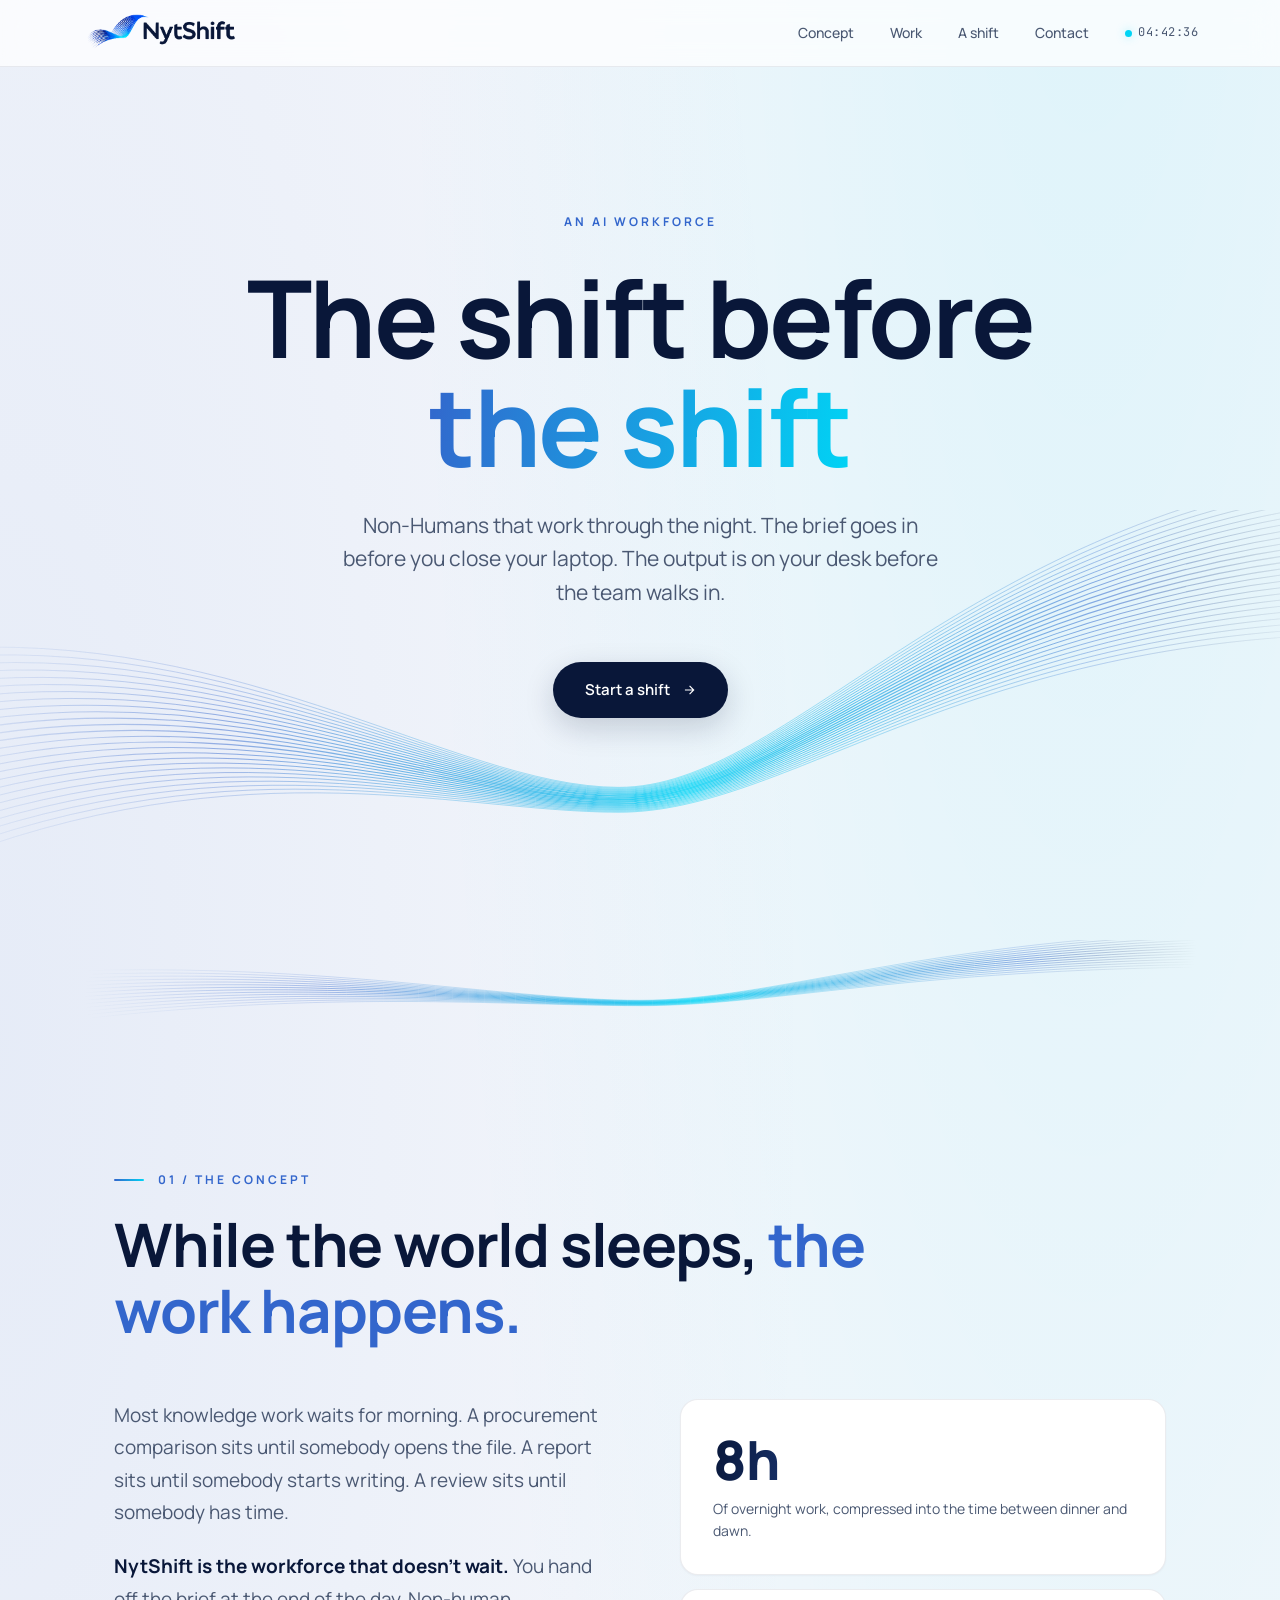
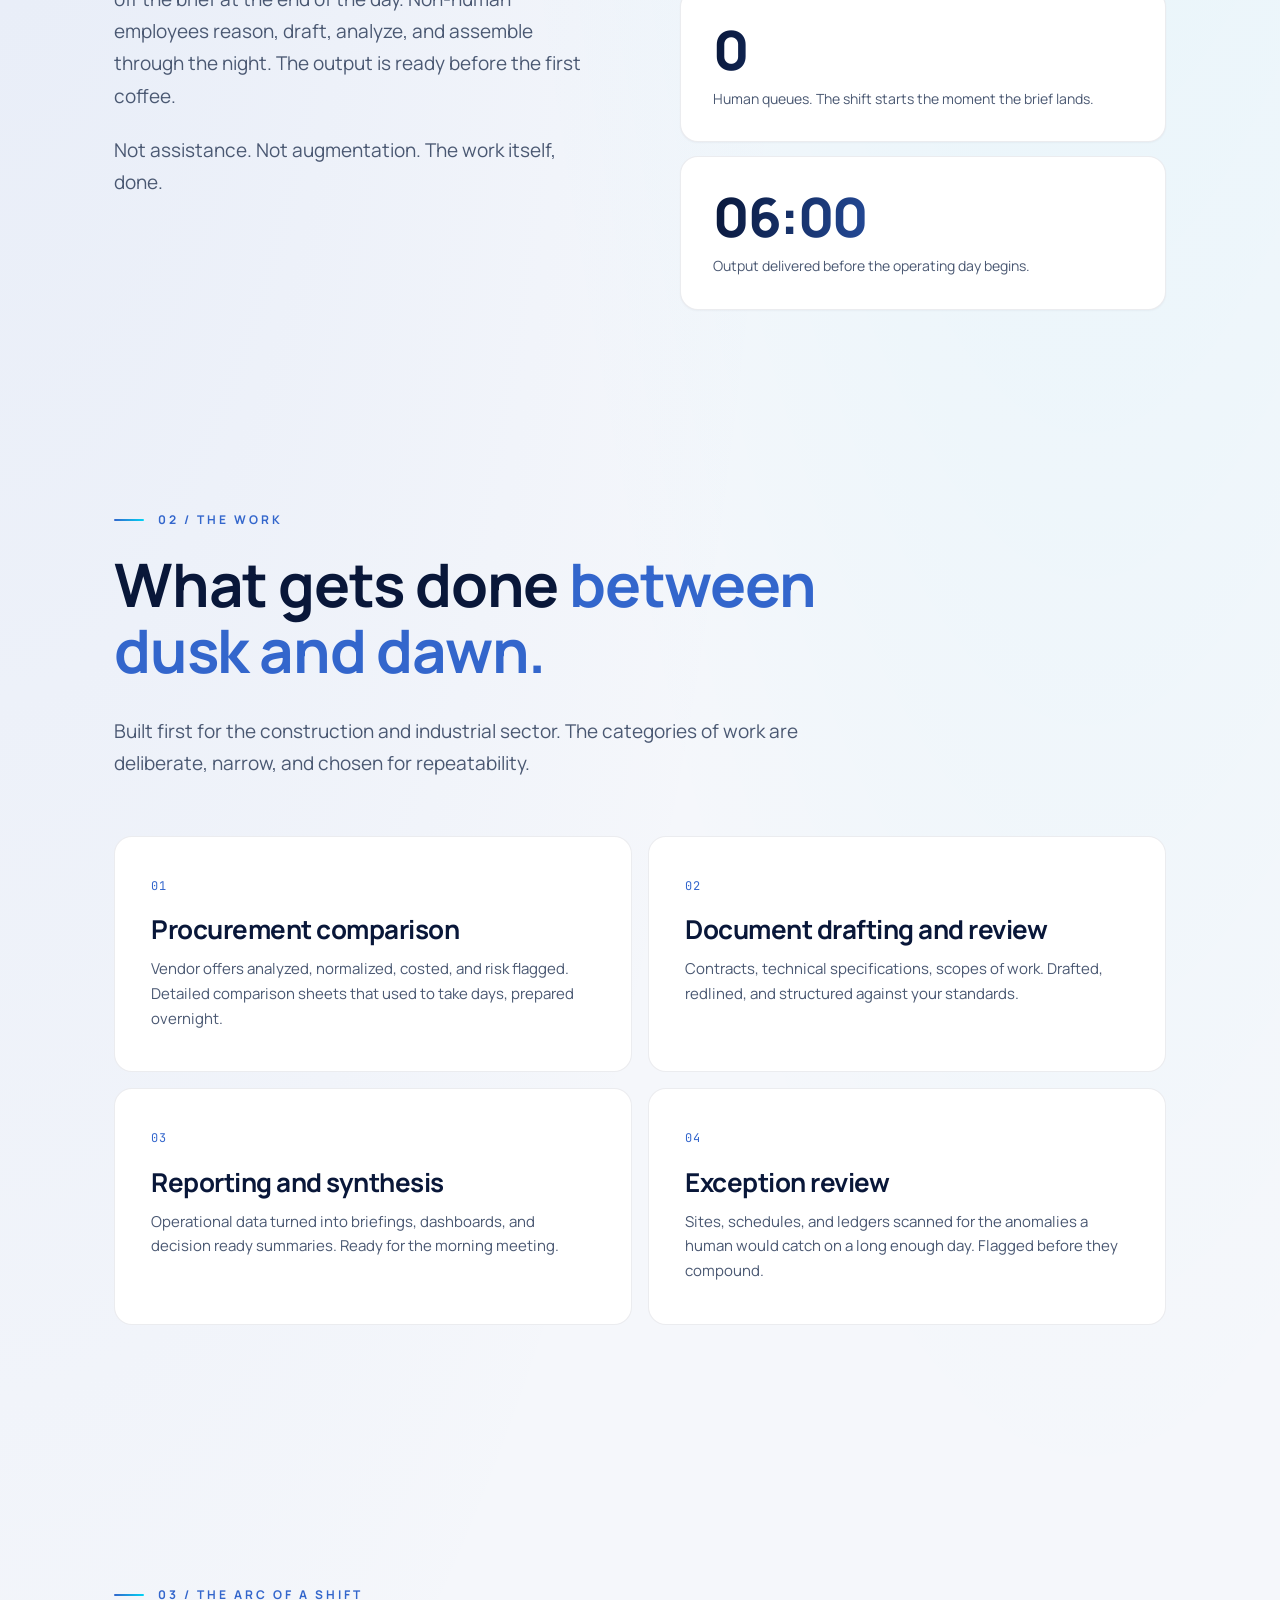
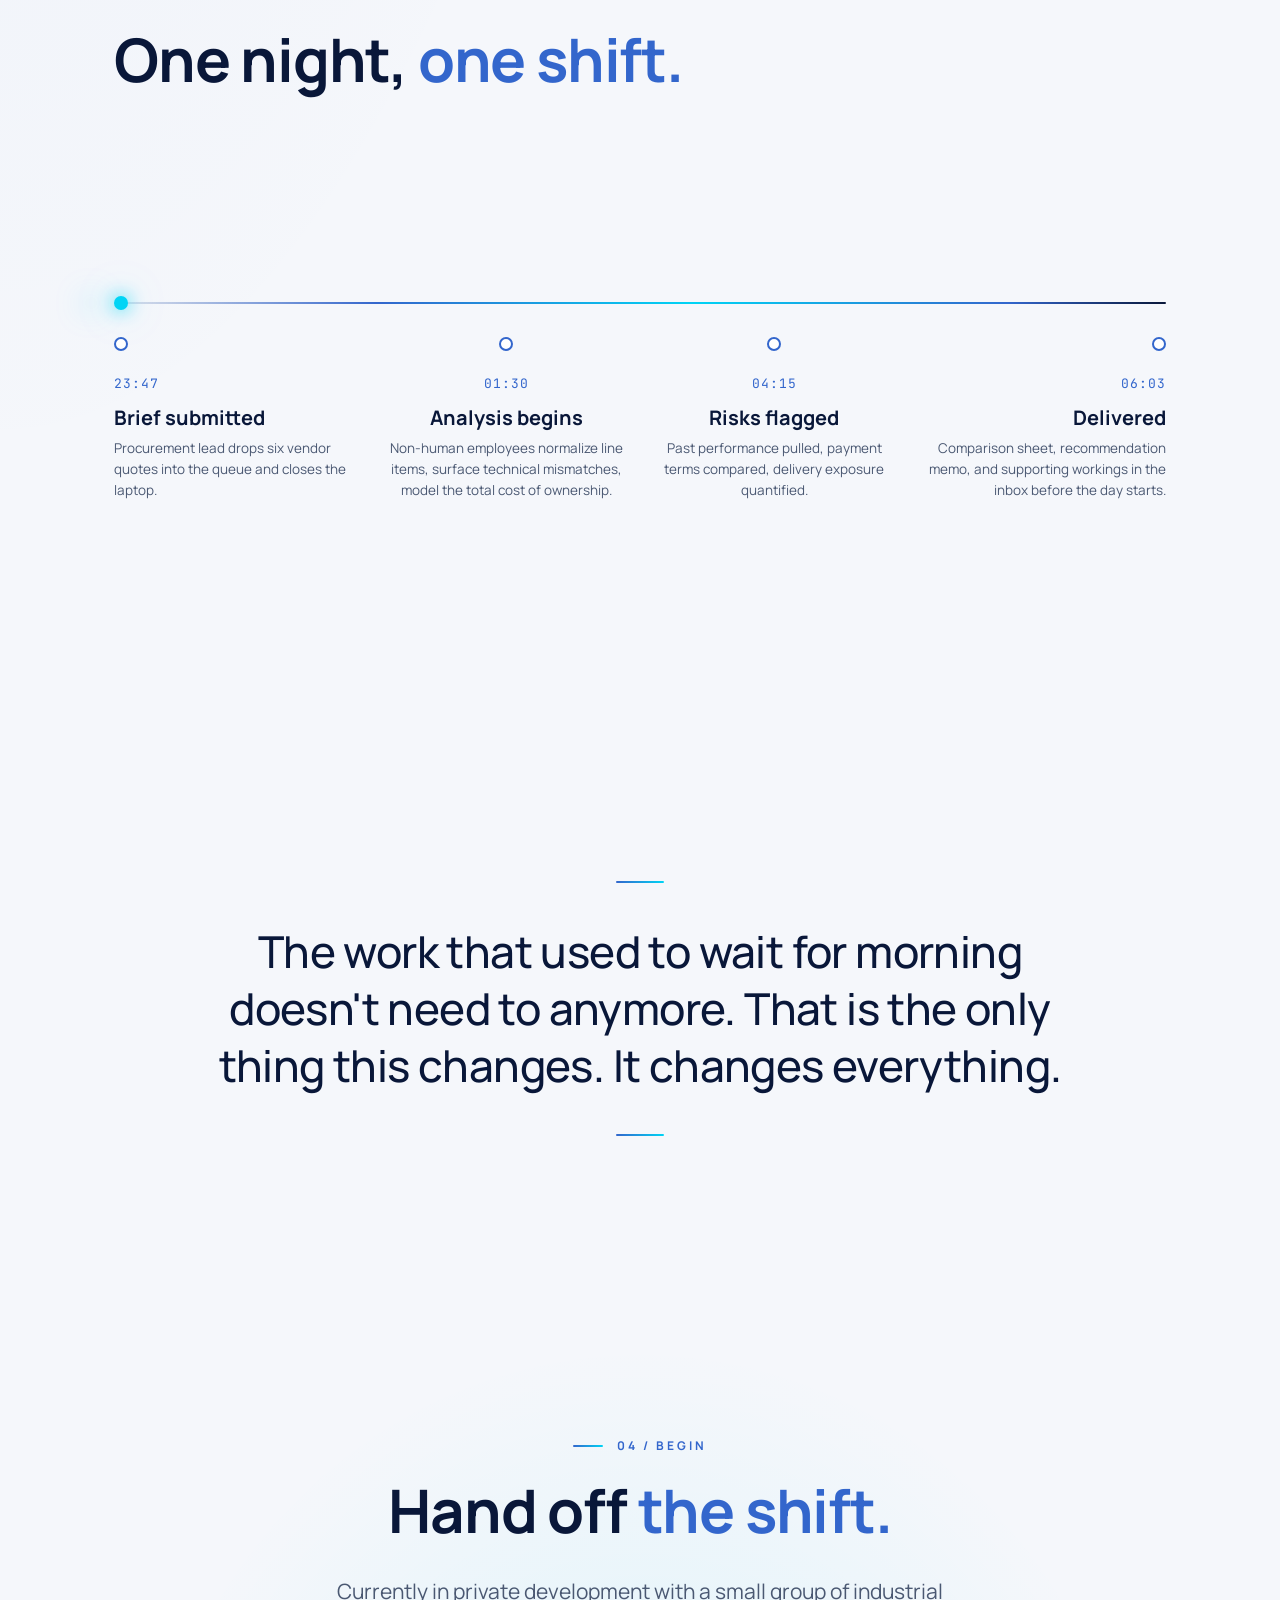
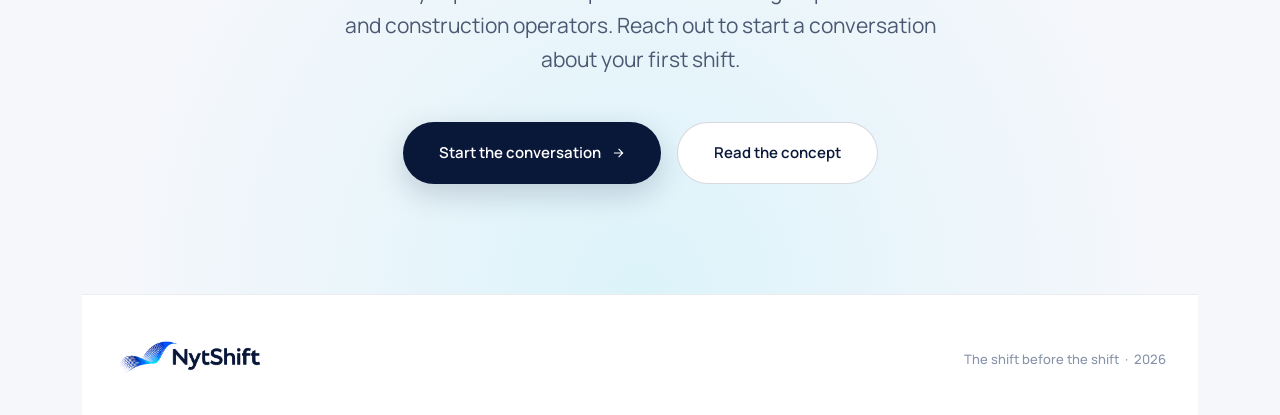
<file: previous/index.html>
<!DOCTYPE html>
<html lang="en">
<head>
<meta name="robots" content="noindex">
<meta charset="UTF-8">
<meta name="viewport" content="width=device-width, initial-scale=1.0">
<title>NytShift — The shift before the shift</title>
<meta name="description" content="An AI workforce that works while yours sleeps. Built for the work that doesn't wait for morning.">
<link rel="icon" type="image/png" sizes="32x32" href="/assets/favicon-32.png">
<link rel="icon" href="/assets/favicon.ico" sizes="any">
<link rel="apple-touch-icon" href="/assets/apple-touch-icon.png">
<meta name="theme-color" content="#F5F7FB">


<link rel="preconnect" href="https://fonts.googleapis.com">
<link rel="preconnect" href="https://fonts.gstatic.com" crossorigin>
<link href="https://fonts.googleapis.com/css2?family=Manrope:wght@400;500;600;700;800&family=JetBrains+Mono:wght@400;500&display=swap" rel="stylesheet">

<style>
  :root {
    --navy: #091739;
    --royal: #3366CC;
    --horizon: #6097F2;
    --cyan: #00D4F5;
    --ice: #F5F7FB;
    --white: #FFFFFF;
    --text: #091739;
    --text-muted: #4A5872;
    --text-dim: #8592A8;
    --border: rgba(9, 23, 57, 0.08);
    --border-strong: rgba(9, 23, 57, 0.16);
    --accent: #3366CC;
    --glow: rgba(0, 212, 245, 0.35);
  }
  * { margin: 0; padding: 0; box-sizing: border-box; }
  html { scroll-behavior: smooth; }
  body {
    background: var(--ice);
    color: var(--text);
    font-family: 'Manrope', system-ui, sans-serif;
    font-size: 16px; line-height: 1.6; font-weight: 400;
    overflow-x: hidden; min-height: 100vh;
    background-image:
      radial-gradient(ellipse at 85% -10%, rgba(0, 212, 245, 0.10) 0%, transparent 45%),
      radial-gradient(ellipse at 0% 20%, rgba(51, 102, 204, 0.08) 0%, transparent 45%);
    -webkit-font-smoothing: antialiased;
  }
  .container { max-width: 1180px; margin: 0 auto; padding: 0 32px; position: relative; z-index: 1; }

  /* navigation */
  nav { position: fixed; top: 0; left: 0; right: 0; z-index: 100; padding: 14px 0;
    backdrop-filter: blur(14px); -webkit-backdrop-filter: blur(14px);
    background: rgba(255, 255, 255, 0.72); border-bottom: 1px solid var(--border); transition: padding .3s ease; }
  .nav-inner { display: flex; justify-content: space-between; align-items: center; }
  .nav-logo { display: flex; align-items: center; text-decoration: none; line-height: 0; }
  .nav-logo img { height: 42px; width: auto; display: block; transition: opacity .2s ease; }
  .nav-logo:hover img { opacity: .85; }
  .nav-links { display: flex; gap: 36px; align-items: center; }
  .nav-links a { color: var(--text-muted); text-decoration: none; font-size: 14px; font-weight: 500; transition: color .2s ease; }
  .nav-links a:hover { color: var(--royal); }
  .status-dot { display: inline-block; width: 7px; height: 7px; border-radius: 50%; background: var(--cyan);
    box-shadow: 0 0 10px var(--glow); animation: pulse 2.5s ease-in-out infinite; margin-right: 6px; vertical-align: middle; }
  @keyframes pulse { 0%,100% { opacity: 1; box-shadow: 0 0 10px var(--glow); } 50% { opacity: .5; box-shadow: 0 0 3px var(--glow); } }
  .live-time { font-family: 'JetBrains Mono', monospace; font-size: 12px; color: var(--text-muted); letter-spacing: .5px; }

  /* hero */
  .hero { min-height: 100vh; display: flex; align-items: center; justify-content: center; padding: 150px 0 120px; position: relative; overflow: hidden; }
  .hero-wave-wrap { position: absolute; left: -5%; right: -5%; bottom: -2%; height: 46%; z-index: 0; pointer-events: none;
    opacity: 0; will-change: transform, opacity; transform: translate3d(-3%, 14px, 0);
    animation: waveIn 2.8s cubic-bezier(.22,.61,.36,1) .5s forwards, float 16s ease-in-out 3.3s infinite alternate; }
  .hero-wave { display: block; width: 100%; height: 100%; opacity: .9; shape-rendering: geometricPrecision; }
  @keyframes waveIn { to { opacity: 1; transform: translate3d(-1.5%, 6px, 0); } }
  @keyframes float { from { transform: translate3d(-1.5%, 6px, 0); } to { transform: translate3d(1.5%, -10px, 0); } }
  @keyframes draw { to { stroke-dashoffset: 0; } }
  .hero-content { text-align: center; max-width: 920px; width: 100%; position: relative; z-index: 1; }
  .eyebrow { font-size: 12px; font-weight: 700; text-transform: uppercase; letter-spacing: 3px; color: var(--royal);
    margin-bottom: 30px; opacity: 0; animation: fadeUp 1s ease .2s forwards; }
  .hero h1 { font-weight: 700; font-size: clamp(46px, 8.4vw, 116px); line-height: 1.02; letter-spacing: -2.5px;
    margin-bottom: 28px; color: var(--navy); opacity: 0; animation: fadeUp 1.2s ease .4s forwards; }
  .hero h1 em { font-style: normal; background: linear-gradient(100deg, var(--royal) 0%, var(--cyan) 100%);
    -webkit-background-clip: text; background-clip: text; -webkit-text-fill-color: transparent; }
  .hero-lede { font-size: clamp(17px, 2vw, 21px); color: var(--text-muted); max-width: 620px; margin: 0 auto 52px; line-height: 1.6;
    opacity: 0; animation: fadeUp 1.2s ease .7s forwards; }
  .hero-cta { display: inline-flex; align-items: center; gap: 12px; padding: 16px 32px; background: var(--navy); color: #fff;
    border-radius: 999px; text-decoration: none; font-size: 15px; font-weight: 600; transition: all .3s ease;
    box-shadow: 0 10px 30px rgba(9,23,57,.18); opacity: 0; animation: fadeUp 1.2s ease 1s forwards; }
  .hero-cta:hover { background: var(--royal); transform: translateY(-2px); box-shadow: 0 14px 40px rgba(51,102,204,.30); }
  .hero-cta svg { width: 14px; height: 14px; transition: transform .3s ease; }
  .hero-cta:hover svg { transform: translateX(3px); }
  @keyframes fadeUp { from { opacity: 0; transform: translateY(20px); } to { opacity: 1; transform: translateY(0); } }

  /* divider */
  .arc-divider { width: 100%; height: 90px; margin: 40px 0; }
  .arc-divider svg { width: 100%; height: 100%; display: block; opacity: .9; }
  .arc-divider .strand { stroke-dasharray: 2400; stroke-dashoffset: 2400; }
  .arc-divider.visible .strand { animation: draw 2.6s ease forwards; animation-delay: calc(var(--i) * 60ms); }

  /* sections */
  section { padding: 100px 0; position: relative; }
  .section-label { font-size: 12px; font-weight: 700; text-transform: uppercase; letter-spacing: 3px; color: var(--royal);
    margin-bottom: 22px; display: flex; align-items: center; gap: 14px; }
  .section-label::before { content: ''; width: 30px; height: 2px; border-radius: 2px; background: linear-gradient(90deg, var(--royal), var(--cyan)); }
  h2 { font-weight: 700; font-size: clamp(34px, 4.8vw, 60px); line-height: 1.1; letter-spacing: -1.2px; margin-bottom: 32px; max-width: 820px; color: var(--navy); }
  h2 em { font-style: normal; color: var(--royal); }

  .concept-grid { display: grid; grid-template-columns: 1fr 1fr; gap: 80px; align-items: start; margin-top: 56px; }
  .concept-prose { font-size: 19px; line-height: 1.7; color: var(--text-muted); }
  .concept-prose p { margin-bottom: 22px; }
  .concept-prose p strong { color: var(--navy); font-weight: 700; }
  .concept-stats { display: grid; gap: 14px; }
  .stat { padding: 32px 32px; background: var(--white); border: 1px solid var(--border); border-radius: 18px;
    box-shadow: 0 1px 2px rgba(9,23,57,.04); transition: transform .3s ease, box-shadow .3s ease; }
  .stat:hover { transform: translateY(-3px); box-shadow: 0 16px 40px rgba(9,23,57,.08); }
  .stat-number { font-weight: 800; font-size: 54px; line-height: 1; letter-spacing: -1.5px; margin-bottom: 12px;
    background: linear-gradient(100deg, var(--navy) 0%, var(--royal) 60%, var(--cyan) 100%); -webkit-background-clip: text; background-clip: text; -webkit-text-fill-color: transparent; }
  .stat-label { font-size: 14px; color: var(--text-muted); line-height: 1.55; }

  .work-grid { display: grid; grid-template-columns: repeat(2, 1fr); gap: 16px; margin-top: 56px; }
  .work-item { padding: 40px 36px; background: var(--white); border: 1px solid var(--border); border-radius: 18px; position: relative; overflow: hidden;
    transition: transform .3s ease, box-shadow .3s ease; }
  .work-item::after { content: ''; position: absolute; left: 0; right: 0; top: 0; height: 3px; background: linear-gradient(90deg, var(--royal), var(--cyan));
    transform: scaleX(0); transform-origin: left; transition: transform .5s ease; }
  .work-item:hover { transform: translateY(-3px); box-shadow: 0 16px 40px rgba(9,23,57,.08); }
  .work-item:hover::after { transform: scaleX(1); }
  .work-number { font-family: 'JetBrains Mono', monospace; font-size: 12px; color: var(--royal); margin-bottom: 18px; letter-spacing: 1px; }
  .work-title { font-weight: 700; font-size: 26px; line-height: 1.2; margin-bottom: 12px; letter-spacing: -.5px; color: var(--navy); }
  .work-desc { font-size: 15px; color: var(--text-muted); line-height: 1.65; }

  .timeline-section { padding: 120px 0; margin: 40px 0; }
  .timeline { margin-top: 70px; position: relative; padding: 60px 0; }
  .timeline-track { position: relative; height: 2px; margin: 80px 0; border-radius: 2px;
    background: linear-gradient(90deg, var(--border) 0%, var(--royal) 25%, var(--cyan) 55%, var(--royal) 85%, var(--navy) 100%); }
  .timeline-comet { position: absolute; top: 50%; transform: translateY(-50%); width: 14px; height: 14px; background: var(--cyan); border-radius: 50%;
    box-shadow: 0 0 18px var(--cyan), 0 0 40px var(--glow), -30px 0 30px var(--glow); animation: cometTrack 8s ease-in-out infinite; }
  @keyframes cometTrack { 0% { left: 0%; opacity: 0; } 10% { opacity: 1; } 90% { opacity: 1; } 100% { left: 100%; opacity: 0; } }
  .timeline-marks { display: grid; grid-template-columns: repeat(4, 1fr); gap: 20px; margin-top: -40px; }
  .mark { text-align: left; position: relative; padding-top: 30px; }
  .mark:nth-child(2), .mark:nth-child(3) { text-align: center; }
  .mark:last-child { text-align: right; }
  .mark::before { content: ''; position: absolute; top: 0; width: 10px; height: 10px; background: var(--white); border: 2px solid var(--royal); border-radius: 50%; transform: translateY(-50%); }
  .mark:nth-child(1)::before { left: 0; }
  .mark:nth-child(2)::before, .mark:nth-child(3)::before { left: 50%; transform: translate(-50%, -50%); }
  .mark:last-child::before { right: 0; left: auto; }
  .mark-time { font-family: 'JetBrains Mono', monospace; font-size: 13px; color: var(--royal); letter-spacing: 1px; margin-bottom: 10px; }
  .mark-title { font-weight: 700; font-size: 20px; margin-bottom: 8px; line-height: 1.25; color: var(--navy); }
  .mark-desc { font-size: 13.5px; color: var(--text-muted); line-height: 1.55; }

  .pullquote { font-weight: 500; font-size: clamp(26px, 3.6vw, 44px); line-height: 1.3; letter-spacing: -.6px; text-align: center;
    max-width: 920px; margin: 60px auto; color: var(--navy); }
  .pullquote::before, .pullquote::after { content: ''; display: block; width: 48px; height: 2px; border-radius: 2px;
    background: linear-gradient(90deg, var(--royal), var(--cyan)); margin: 40px auto; }

  .cta-section { text-align: center; padding: 140px 0 110px; overflow: hidden;
    background: radial-gradient(ellipse at center bottom, rgba(0, 212, 245, 0.10) 0%, transparent 65%); }
  .cta-section h2 { margin: 0 auto 32px; text-align: center; }
  .cta-buttons { display: flex; gap: 16px; justify-content: center; flex-wrap: wrap; margin-top: 46px; }
  .btn-primary { display: inline-flex; align-items: center; gap: 10px; padding: 18px 36px; background: var(--navy); color: #fff; border-radius: 999px;
    text-decoration: none; font-size: 15px; font-weight: 600; transition: all .3s ease; box-shadow: 0 10px 30px rgba(9,23,57,.18); }
  .btn-primary:hover { background: var(--royal); transform: translateY(-2px); box-shadow: 0 14px 40px rgba(51,102,204,.30); }
  .btn-secondary { display: inline-flex; align-items: center; gap: 10px; padding: 18px 36px; background: var(--white); color: var(--navy);
    border: 1px solid var(--border-strong); border-radius: 999px; text-decoration: none; font-size: 15px; font-weight: 600; transition: all .3s ease; }
  .btn-secondary:hover { border-color: var(--royal); color: var(--royal); }

  footer { border-top: 1px solid var(--border); padding: 44px 0 36px; position: relative; z-index: 1; background: var(--white); }
  .footer-inner { display: flex; justify-content: space-between; align-items: center; flex-wrap: wrap; gap: 24px; }
  .footer-logo { display: flex; align-items: center; line-height: 0; }
  .footer-logo img { height: 40px; width: auto; display: block; }
  .footer-meta { font-size: 13px; font-weight: 500; color: var(--text-dim); }

  .reveal { opacity: 0; transform: translateY(30px); transition: opacity 1s ease, transform 1s ease; }
  .reveal.visible { opacity: 1; transform: translateY(0); }

  @media (prefers-reduced-motion: reduce) {
    .arc-divider .strand { animation: none !important; stroke-dashoffset: 0; }
    .hero-wave-wrap { animation: none; opacity: 1; transform: none; }
    .timeline-comet, .status-dot { animation: none; }
  }
  @media (max-width: 900px) {
    .container { padding: 0 24px; }
    .nav-links { gap: 20px; }
    .nav-links a:not(.live-time-link) { display: none; }
    .nav-logo img { height: 34px; }
    .concept-grid { grid-template-columns: 1fr; gap: 44px; }
    .work-grid { grid-template-columns: 1fr; }
    .timeline-marks { grid-template-columns: 1fr 1fr; gap: 40px; }
    .timeline-marks .mark { text-align: left !important; }
    .timeline-marks .mark::before { left: 0 !important; transform: translateY(-50%) !important; }
    .timeline-track { display: none; }
    .mark { padding-left: 20px; padding-top: 0; border-left: 2px solid var(--royal); }
    .mark::before { left: -6px !important; top: 8px; }
    section { padding: 70px 0; }
    .hero { padding: 120px 0 90px; }
    .hero h1 { letter-spacing: -1.5px; }
    .hero-wave-wrap { height: 34%; left: -40%; right: -40%; bottom: 0; }
  }
  @media (max-width: 600px) {
    .footer-inner { flex-direction: column; align-items: flex-start; text-align: left; }
    .cta-buttons { flex-direction: column; align-items: stretch; }
    .btn-primary, .btn-secondary { justify-content: center; }
  }
</style>
</head>
<body>


<nav>
  <div class="container nav-inner">
    <a href="#" class="nav-logo" aria-label="NytShift">
      <img src="/assets/logo.png" alt="NytShift" width="158" height="42">
    </a>
    <div class="nav-links">
      <a href="#concept">Concept</a>
      <a href="#work">Work</a>
      <a href="#shift">A shift</a>
      <a href="#contact">Contact</a>
      <span class="live-time"><span class="status-dot"></span><span id="clock">00:00:00</span></span>
    </div>
  </div>
</nav>

<section class="hero">
  <div class="hero-wave-wrap"><svg class="hero-wave" viewBox="0 0 1600 520" preserveAspectRatio="none" fill="none" xmlns="http://www.w3.org/2000/svg" aria-hidden="true">
<defs><linearGradient id="wg" x1="0" y1="0" x2="1600" y2="0" gradientUnits="userSpaceOnUse"><stop offset="0" stop-color="#3366CC" stop-opacity="0"/><stop offset=".22" stop-color="#3366CC" stop-opacity=".55"/><stop offset=".55" stop-color="#00D4F5" stop-opacity=".9"/><stop offset=".85" stop-color="#3366CC" stop-opacity=".6"/><stop offset="1" stop-color="#091739" stop-opacity="0"/></linearGradient></defs><g stroke="url(#wg)" stroke-linecap="round">
<path class="strand" style="--i:0" stroke-width="0.60" d="M-20 179.4 C 352.0 130.0, 608.0 348.4, 800.0 348.4 S 1184.0 20.8, 1632.0 -52.0"/>
<path class="strand" style="--i:1" stroke-width="0.67" d="M-20 190.8 C 352.0 136.2, 608.0 349.6, 800.0 349.6 S 1184.0 26.6, 1632.0 -43.7"/>
<path class="strand" style="--i:2" stroke-width="0.74" d="M-20 202.3 C 352.0 142.5, 608.0 350.9, 800.0 350.9 S 1184.0 32.4, 1632.0 -35.4"/>
<path class="strand" style="--i:3" stroke-width="0.82" d="M-20 213.7 C 352.0 148.7, 608.0 352.1, 800.0 352.1 S 1184.0 38.3, 1632.0 -27.0"/>
<path class="strand" style="--i:4" stroke-width="0.89" d="M-20 225.2 C 352.0 155.0, 608.0 353.4, 800.0 353.4 S 1184.0 44.1, 1632.0 -18.7"/>
<path class="strand" style="--i:5" stroke-width="0.96" d="M-20 236.6 C 352.0 161.2, 608.0 354.6, 800.0 354.6 S 1184.0 49.9, 1632.0 -10.4"/>
<path class="strand" style="--i:6" stroke-width="1.03" d="M-20 248.0 C 352.0 167.4, 608.0 355.9, 800.0 355.9 S 1184.0 55.7, 1632.0 -2.1"/>
<path class="strand" style="--i:7" stroke-width="1.10" d="M-20 259.5 C 352.0 173.7, 608.0 357.1, 800.0 357.1 S 1184.0 61.6, 1632.0 6.2"/>
<path class="strand" style="--i:8" stroke-width="1.18" d="M-20 270.9 C 352.0 179.9, 608.0 358.4, 800.0 358.4 S 1184.0 67.4, 1632.0 14.6"/>
<path class="strand" style="--i:9" stroke-width="1.25" d="M-20 282.4 C 352.0 186.2, 608.0 359.6, 800.0 359.6 S 1184.0 73.2, 1632.0 22.9"/>
<path class="strand" style="--i:10" stroke-width="1.32" d="M-20 293.8 C 352.0 192.4, 608.0 360.9, 800.0 360.9 S 1184.0 79.0, 1632.0 31.2"/>
<path class="strand" style="--i:11" stroke-width="1.39" d="M-20 305.2 C 352.0 198.6, 608.0 362.1, 800.0 362.1 S 1184.0 84.9, 1632.0 39.5"/>
<path class="strand" style="--i:12" stroke-width="1.46" d="M-20 316.7 C 352.0 204.9, 608.0 363.4, 800.0 363.4 S 1184.0 90.7, 1632.0 47.8"/>
<path class="strand" style="--i:13" stroke-width="1.46" d="M-20 328.1 C 352.0 211.1, 608.0 364.6, 800.0 364.6 S 1184.0 96.5, 1632.0 56.2"/>
<path class="strand" style="--i:14" stroke-width="1.39" d="M-20 339.6 C 352.0 217.4, 608.0 365.9, 800.0 365.9 S 1184.0 102.3, 1632.0 64.5"/>
<path class="strand" style="--i:15" stroke-width="1.32" d="M-20 351.0 C 352.0 223.6, 608.0 367.1, 800.0 367.1 S 1184.0 108.2, 1632.0 72.8"/>
<path class="strand" style="--i:16" stroke-width="1.25" d="M-20 362.4 C 352.0 229.8, 608.0 368.4, 800.0 368.4 S 1184.0 114.0, 1632.0 81.1"/>
<path class="strand" style="--i:17" stroke-width="1.18" d="M-20 373.9 C 352.0 236.1, 608.0 369.6, 800.0 369.6 S 1184.0 119.8, 1632.0 89.4"/>
<path class="strand" style="--i:18" stroke-width="1.10" d="M-20 385.3 C 352.0 242.3, 608.0 370.9, 800.0 370.9 S 1184.0 125.6, 1632.0 97.8"/>
<path class="strand" style="--i:19" stroke-width="1.03" d="M-20 396.8 C 352.0 248.6, 608.0 372.1, 800.0 372.1 S 1184.0 131.5, 1632.0 106.1"/>
<path class="strand" style="--i:20" stroke-width="0.96" d="M-20 408.2 C 352.0 254.8, 608.0 373.4, 800.0 373.4 S 1184.0 137.3, 1632.0 114.4"/>
<path class="strand" style="--i:21" stroke-width="0.89" d="M-20 419.6 C 352.0 261.0, 608.0 374.6, 800.0 374.6 S 1184.0 143.1, 1632.0 122.7"/>
<path class="strand" style="--i:22" stroke-width="0.82" d="M-20 431.1 C 352.0 267.3, 608.0 375.9, 800.0 375.9 S 1184.0 148.9, 1632.0 131.0"/>
<path class="strand" style="--i:23" stroke-width="0.74" d="M-20 442.5 C 352.0 273.5, 608.0 377.1, 800.0 377.1 S 1184.0 154.8, 1632.0 139.4"/>
<path class="strand" style="--i:24" stroke-width="0.67" d="M-20 454.0 C 352.0 279.8, 608.0 378.4, 800.0 378.4 S 1184.0 160.6, 1632.0 147.7"/>
<path class="strand" style="--i:25" stroke-width="0.60" d="M-20 465.4 C 352.0 286.0, 608.0 379.6, 800.0 379.6 S 1184.0 166.4, 1632.0 156.0"/>
</g></svg></div>
  <div class="container hero-content">
    <div class="eyebrow">An AI workforce</div>
    <h1>The shift before <em>the shift</em></h1>
    <p class="hero-lede">Non-Humans that work through the night. The brief goes in before you close your laptop. The output is on your desk before the team walks in.</p>
    <a href="#contact" class="hero-cta">
      Start a shift
      <svg viewBox="0 0 24 24" fill="none" stroke="currentColor" stroke-width="2"><path d="M5 12h14M13 5l7 7-7 7"/></svg>
    </a>
  </div>
</section>

<div class="container">
  <div class="arc-divider reveal-line">
    <svg viewBox="0 0 1600 160" preserveAspectRatio="none" fill="none" xmlns="http://www.w3.org/2000/svg" aria-hidden="true">
<defs><linearGradient id="wg2" x1="0" y1="0" x2="1600" y2="0" gradientUnits="userSpaceOnUse"><stop offset="0" stop-color="#3366CC" stop-opacity="0"/><stop offset=".22" stop-color="#3366CC" stop-opacity=".55"/><stop offset=".55" stop-color="#00D4F5" stop-opacity=".9"/><stop offset=".85" stop-color="#3366CC" stop-opacity=".6"/><stop offset="1" stop-color="#091739" stop-opacity="0"/></linearGradient></defs><g stroke="url(#wg2)" stroke-linecap="round">
<path class="strand" style="--i:0" stroke-width="0.60" d="M-20 55.2 C 352.0 40.0, 608.0 107.2, 800.0 107.2 S 1184.0 6.4, 1632.0 -16.0"/>
<path class="strand" style="--i:1" stroke-width="0.74" d="M-20 62.0 C 352.0 43.7, 608.0 107.9, 800.0 107.9 S 1184.0 9.8, 1632.0 -11.1"/>
<path class="strand" style="--i:2" stroke-width="0.88" d="M-20 68.7 C 352.0 47.4, 608.0 108.7, 800.0 108.7 S 1184.0 13.3, 1632.0 -6.2"/>
<path class="strand" style="--i:3" stroke-width="1.02" d="M-20 75.5 C 352.0 51.1, 608.0 109.4, 800.0 109.4 S 1184.0 16.7, 1632.0 -1.2"/>
<path class="strand" style="--i:4" stroke-width="1.15" d="M-20 82.3 C 352.0 54.8, 608.0 110.2, 800.0 110.2 S 1184.0 20.2, 1632.0 3.7"/>
<path class="strand" style="--i:5" stroke-width="1.29" d="M-20 89.0 C 352.0 58.5, 608.0 110.9, 800.0 110.9 S 1184.0 23.6, 1632.0 8.6"/>
<path class="strand" style="--i:6" stroke-width="1.43" d="M-20 95.8 C 352.0 62.2, 608.0 111.6, 800.0 111.6 S 1184.0 27.1, 1632.0 13.5"/>
<path class="strand" style="--i:7" stroke-width="1.43" d="M-20 102.6 C 352.0 65.8, 608.0 112.4, 800.0 112.4 S 1184.0 30.5, 1632.0 18.5"/>
<path class="strand" style="--i:8" stroke-width="1.29" d="M-20 109.4 C 352.0 69.5, 608.0 113.1, 800.0 113.1 S 1184.0 34.0, 1632.0 23.4"/>
<path class="strand" style="--i:9" stroke-width="1.15" d="M-20 116.1 C 352.0 73.2, 608.0 113.8, 800.0 113.8 S 1184.0 37.4, 1632.0 28.3"/>
<path class="strand" style="--i:10" stroke-width="1.02" d="M-20 122.9 C 352.0 76.9, 608.0 114.6, 800.0 114.6 S 1184.0 40.9, 1632.0 33.2"/>
<path class="strand" style="--i:11" stroke-width="0.88" d="M-20 129.7 C 352.0 80.6, 608.0 115.3, 800.0 115.3 S 1184.0 44.3, 1632.0 38.2"/>
<path class="strand" style="--i:12" stroke-width="0.74" d="M-20 136.4 C 352.0 84.3, 608.0 116.1, 800.0 116.1 S 1184.0 47.8, 1632.0 43.1"/>
<path class="strand" style="--i:13" stroke-width="0.60" d="M-20 143.2 C 352.0 88.0, 608.0 116.8, 800.0 116.8 S 1184.0 51.2, 1632.0 48.0"/>
</g></svg>
</div>

<section id="concept">
  <div class="container reveal">
    <div class="section-label">01 / The concept</div>
    <h2>While the world sleeps, <em>the work happens.</em></h2>
    <div class="concept-grid">
      <div class="concept-prose">
        <p>Most knowledge work waits for morning. A procurement comparison sits until somebody opens the file. A report sits until somebody starts writing. A review sits until somebody has time.</p>
        <p><strong>NytShift is the workforce that doesn't wait.</strong> You hand off the brief at the end of the day. Non-human employees reason, draft, analyze, and assemble through the night. The output is ready before the first coffee.</p>
        <p>Not assistance. Not augmentation. The work itself, done.</p>
      </div>
      <div class="concept-stats">
        <div class="stat">
          <div class="stat-number">8h</div>
          <div class="stat-label">Of overnight work, compressed into the time between dinner and dawn.</div>
        </div>
        <div class="stat">
          <div class="stat-number">0</div>
          <div class="stat-label">Human queues. The shift starts the moment the brief lands.</div>
        </div>
        <div class="stat">
          <div class="stat-number">06:00</div>
          <div class="stat-label">Output delivered before the operating day begins.</div>
        </div>
      </div>
    </div>
  </div>
</section>

<section id="work">
  <div class="container reveal">
    <div class="section-label">02 / The work</div>
    <h2>What gets done <em>between dusk and dawn.</em></h2>
    <p class="concept-prose" style="max-width: 700px;">Built first for the construction and industrial sector. The categories of work are deliberate, narrow, and chosen for repeatability.</p>
    <div class="work-grid">
      <div class="work-item">
        <div class="work-number">01</div>
        <div class="work-title">Procurement comparison</div>
        <div class="work-desc">Vendor offers analyzed, normalized, costed, and risk flagged. Detailed comparison sheets that used to take days, prepared overnight.</div>
      </div>
      <div class="work-item">
        <div class="work-number">02</div>
        <div class="work-title">Document drafting and review</div>
        <div class="work-desc">Contracts, technical specifications, scopes of work. Drafted, redlined, and structured against your standards.</div>
      </div>
      <div class="work-item">
        <div class="work-number">03</div>
        <div class="work-title">Reporting and synthesis</div>
        <div class="work-desc">Operational data turned into briefings, dashboards, and decision ready summaries. Ready for the morning meeting.</div>
      </div>
      <div class="work-item">
        <div class="work-number">04</div>
        <div class="work-title">Exception review</div>
        <div class="work-desc">Sites, schedules, and ledgers scanned for the anomalies a human would catch on a long enough day. Flagged before they compound.</div>
      </div>
    </div>
  </div>
</section>

<section id="shift" class="timeline-section">
  <div class="container reveal">
    <div class="section-label">03 / The arc of a shift</div>
    <h2>One night, <em>one shift.</em></h2>
    <div class="timeline">
      <div class="timeline-track">
        <div class="timeline-comet"></div>
      </div>
      <div class="timeline-marks">
        <div class="mark">
          <div class="mark-time">23:47</div>
          <div class="mark-title">Brief submitted</div>
          <div class="mark-desc">Procurement lead drops six vendor quotes into the queue and closes the laptop.</div>
        </div>
        <div class="mark">
          <div class="mark-time">01:30</div>
          <div class="mark-title">Analysis begins</div>
          <div class="mark-desc"> Non-human employees normalize line items, surface technical mismatches, model the total cost of ownership.</div>
        </div>
        <div class="mark">
          <div class="mark-time">04:15</div>
          <div class="mark-title">Risks flagged</div>
          <div class="mark-desc">Past performance pulled, payment terms compared, delivery exposure quantified.</div>
        </div>
        <div class="mark">
          <div class="mark-time">06:03</div>
          <div class="mark-title">Delivered</div>
          <div class="mark-desc">Comparison sheet, recommendation memo, and supporting workings in the inbox before the day starts.</div>
        </div>
      </div>
    </div>
  </div>
</section>

<section>
  <div class="container reveal">
    <div class="pullquote">
      The work that used to wait for morning doesn't need to anymore. That is the only thing this changes. It changes everything.
    </div>
  </div>
</section>

<section id="contact" class="cta-section">
  <div class="container reveal">
    <div class="section-label" style="justify-content: center;">04 / Begin</div>
    <h2 style="text-align: center;">Hand off <em>the shift.</em></h2>
    <p class="hero-lede" style="margin: 0 auto;">Currently in private development with a small group of industrial and construction operators. Reach out to start a conversation about your first shift.</p>
    <div class="cta-buttons">
      <a href="mailto:hello@nytshift.com" class="btn-primary">
        Start the conversation
        <svg viewBox="0 0 24 24" fill="none" stroke="currentColor" stroke-width="2" width="14" height="14"><path d="M5 12h14M13 5l7 7-7 7"/></svg>
      </a>
      <a href="#concept" class="btn-secondary">Read the concept</a>
    </div>
  </div>
</section>

<footer>
  <div class="container footer-inner">
    <div class="footer-logo">
      <img src="/assets/logo.png" alt="NytShift" width="150" height="40">
    </div>
    <div class="footer-meta">The shift before the shift &nbsp;·&nbsp; <span id="year">2026</span></div>
  </div>
</footer>

<script>
  // live clock
  function updateClock() {
    const now = new Date();
    const hh = String(now.getHours()).padStart(2, '0');
    const mm = String(now.getMinutes()).padStart(2, '0');
    const ss = String(now.getSeconds()).padStart(2, '0');
    document.getElementById('clock').textContent = `${hh}:${mm}:${ss}`;
  }
  updateClock();
  setInterval(updateClock, 1000);
  document.getElementById('year').textContent = new Date().getFullYear();

  // reveal on scroll
  const observer = new IntersectionObserver((entries) => {
    entries.forEach(entry => {
      if (entry.isIntersecting) {
        entry.target.classList.add('visible');
      }
    });
  }, { threshold: 0.12, rootMargin: '0px 0px -80px 0px' });

  document.querySelectorAll('.reveal, .reveal-line').forEach(el => observer.observe(el));

  // nav shrink on scroll
  const nav = document.querySelector('nav');
  window.addEventListener('scroll', () => {
    if (window.scrollY > 50) {
      nav.style.padding = '8px 0';
    } else {
      nav.style.padding = '12px 0';
    }
  });
</script>

</body>
</html>
</file>
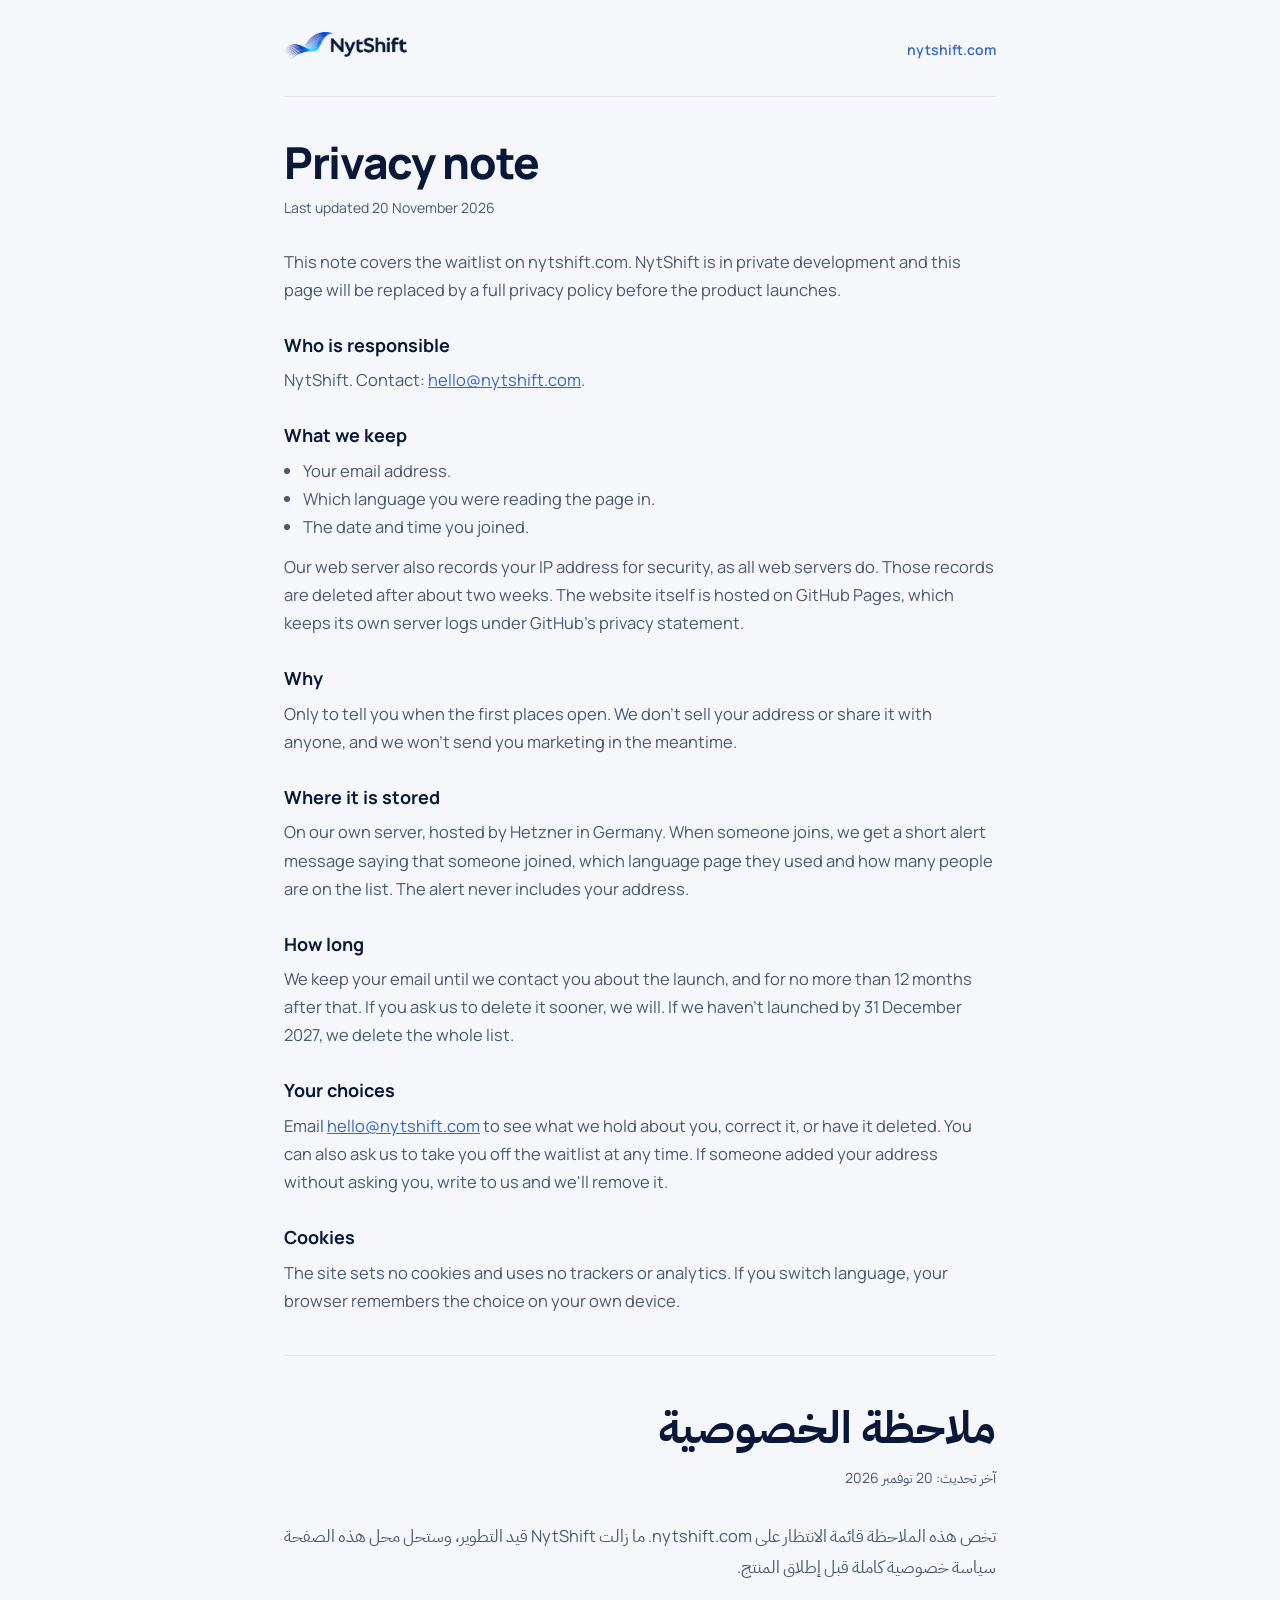
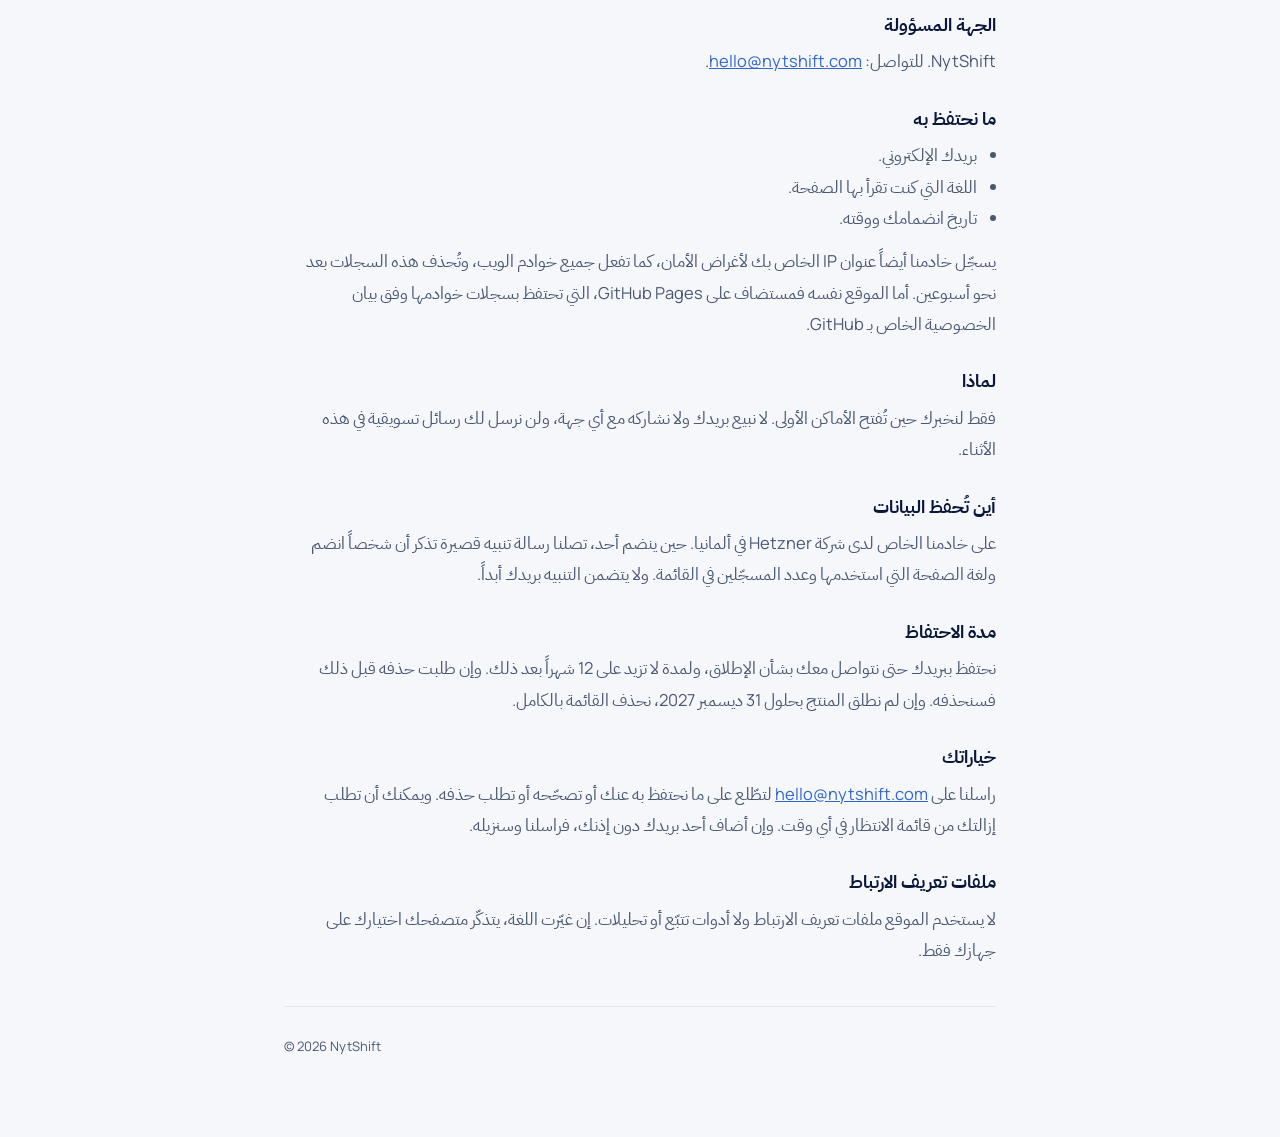
<file: privacy/index.html>
<!doctype html>
<html lang="en" dir="ltr">
<head>
<meta charset="utf-8">
<meta name="viewport" content="width=device-width,initial-scale=1,viewport-fit=cover">
<title>Privacy note | NytShift</title>
<meta name="robots" content="index,follow">
<link rel="icon" type="image/png" sizes="32x32" href="/assets/favicon-32.png">
<link rel="icon" href="/assets/favicon.ico" sizes="any">
<link rel="apple-touch-icon" href="/assets/apple-touch-icon.png">
<meta name="theme-color" content="#F5F7FB">
<link rel="canonical" href="https://nytshift.com/privacy/">
<link rel="stylesheet" href="/assets/v2/fonts.css">
<style>
:root{--navy:#091739;--royal:#3366CC;--ice:#F5F7FB;--muted:#4A5872;--line:#DFE5F0}
*{box-sizing:border-box;margin:0}
body{background:var(--ice);color:var(--navy);font-family:Manrope,"IBM Plex Sans Arabic",system-ui,sans-serif;line-height:1.7;-webkit-font-smoothing:antialiased}
.wrap{max-width:760px;margin:0 auto;padding:32px 24px 80px}
header{display:flex;justify-content:space-between;align-items:center;padding-block-end:28px;border-block-end:1px solid var(--line)}
header img{height:28px;width:auto}
header a.home{font-size:14px;font-weight:600;color:var(--royal);text-decoration:none}
section{padding-block:40px;border-block-end:1px solid var(--line)}
h1{font-size:clamp(30px,5vw,44px);line-height:1.15;letter-spacing:-.03em;font-weight:800;margin-block-end:8px}
.date{font-size:14px;color:var(--muted);margin-block-end:28px}
h2{font-size:18px;font-weight:700;margin-block:26px 6px}
p,li{font-size:16.5px;color:var(--muted)}
ul{padding-inline-start:1.2em;margin-block-end:12px}
a{color:var(--royal)}
[dir=rtl] h1{letter-spacing:0;line-height:1.4;font-weight:700}
[dir=rtl] p,[dir=rtl] li{line-height:1.9}
footer{padding-block-start:28px;font-size:13px;color:var(--muted)}
</style>
</head>
<body>
<div class="wrap">
<header>
  <a href="/"><img src="/assets/v2/logo.png" alt="NytShift" width="1200" height="274"></a>
  <a class="home" href="/">nytshift.com</a>
</header>

<section>
  <h1>Privacy note</h1>
  <p class="date">Last updated 20 November 2026</p>
  <p>This note covers the waitlist on nytshift.com. NytShift is in private development and this page will be replaced by a full privacy policy before the product launches.</p>

  <h2>Who is responsible</h2>
  <p>NytShift. Contact: <a href="mailto:hello@nytshift.com">hello@nytshift.com</a>.</p>

  <h2>What we keep</h2>
  <ul>
    <li>Your email address.</li>
    <li>Which language you were reading the page in.</li>
    <li>The date and time you joined.</li>
  </ul>
  <p>Our web server also records your IP address for security, as all web servers do. Those records are deleted after about two weeks. The website itself is hosted on GitHub Pages, which keeps its own server logs under GitHub's privacy statement.</p>

  <h2>Why</h2>
  <p>Only to tell you when the first places open. We don't sell your address or share it with anyone, and we won't send you marketing in the meantime.</p>

  <h2>Where it is stored</h2>
  <p>On our own server, hosted by Hetzner in Germany. When someone joins, we get a short alert message saying that someone joined, which language page they used and how many people are on the list. The alert never includes your address.</p>

  <h2>How long</h2>
  <p>We keep your email until we contact you about the launch, and for no more than 12 months after that. If you ask us to delete it sooner, we will. If we haven't launched by 31 December 2027, we delete the whole list.</p>

  <h2>Your choices</h2>
  <p>Email <a href="mailto:hello@nytshift.com">hello@nytshift.com</a> to see what we hold about you, correct it, or have it deleted. You can also ask us to take you off the waitlist at any time. If someone added your address without asking you, write to us and we'll remove it.</p>

  <h2>Cookies</h2>
  <p>The site sets no cookies and uses no trackers or analytics. If you switch language, your browser remembers the choice on your own device.</p>
</section>

<section dir="rtl" lang="ar" id="ar">
  <h1>ملاحظة الخصوصية</h1>
  <p class="date">آخر تحديث: 20 نوفمبر 2026</p>
  <p>تخص هذه الملاحظة قائمة الانتظار على nytshift.com. ما زالت NytShift قيد التطوير، وستحل محل هذه الصفحة سياسة خصوصية كاملة قبل إطلاق المنتج.</p>

  <h2>الجهة المسؤولة</h2>
  <p>NytShift. للتواصل: <a href="mailto:hello@nytshift.com">hello@nytshift.com</a>.</p>

  <h2>ما نحتفظ به</h2>
  <ul>
    <li>بريدك الإلكتروني.</li>
    <li>اللغة التي كنت تقرأ بها الصفحة.</li>
    <li>تاريخ انضمامك ووقته.</li>
  </ul>
  <p>يسجّل خادمنا أيضاً عنوان IP الخاص بك لأغراض الأمان، كما تفعل جميع خوادم الويب، وتُحذف هذه السجلات بعد نحو أسبوعين. أما الموقع نفسه فمستضاف على GitHub Pages، التي تحتفظ بسجلات خوادمها وفق بيان الخصوصية الخاص بـ GitHub.</p>

  <h2>لماذا</h2>
  <p>فقط لنخبرك حين تُفتح الأماكن الأولى. لا نبيع بريدك ولا نشاركه مع أي جهة، ولن نرسل لك رسائل تسويقية في هذه الأثناء.</p>

  <h2>أين تُحفظ البيانات</h2>
  <p>على خادمنا الخاص لدى شركة Hetzner في ألمانيا. حين ينضم أحد، تصلنا رسالة تنبيه قصيرة تذكر أن شخصاً انضم ولغة الصفحة التي استخدمها وعدد المسجّلين في القائمة. ولا يتضمن التنبيه بريدك أبداً.</p>

  <h2>مدة الاحتفاظ</h2>
  <p>نحتفظ ببريدك حتى نتواصل معك بشأن الإطلاق، ولمدة لا تزيد على 12 شهراً بعد ذلك. وإن طلبت حذفه قبل ذلك فسنحذفه. وإن لم نطلق المنتج بحلول 31 ديسمبر 2027، نحذف القائمة بالكامل.</p>

  <h2>خياراتك</h2>
  <p>راسلنا على <a href="mailto:hello@nytshift.com">hello@nytshift.com</a> لتطّلع على ما نحتفظ به عنك أو تصحّحه أو تطلب حذفه. ويمكنك أن تطلب إزالتك من قائمة الانتظار في أي وقت. وإن أضاف أحد بريدك دون إذنك، فراسلنا وسنزيله.</p>

  <h2>ملفات تعريف الارتباط</h2>
  <p>لا يستخدم الموقع ملفات تعريف الارتباط ولا أدوات تتبّع أو تحليلات. إن غيّرت اللغة، يتذكّر متصفحك اختيارك على جهازك فقط.</p>
</section>

<footer>© 2026 NytShift</footer>
</div>
</body>
</html>
</file>
<file: assets/v2/fonts.css>
/* arabic */
@font-face {
  font-family: 'IBM Plex Sans Arabic';
  font-style: normal;
  font-weight: 400;
  font-display: swap;
  src: url(fonts/IBMPlexSansArabic-400-arabic.woff2) format('woff2');
  unicode-range: U+0600-06FF, U+0750-077F, U+0870-0891, U+0897-08E1, U+08E3-08FF, U+200C-200E, U+2010-2011, U+204F, U+2E41, U+FB50-FDFF, U+FE70-FE74, U+FE76-FEFC, U+102E0-102FB, U+10E60-10E7E, U+10EC2-10EC7, U+10EC9-10EEE, U+10EF0-10EFF, U+1EE00-1EE03, U+1EE05-1EE1F, U+1EE21-1EE22, U+1EE24, U+1EE27, U+1EE29-1EE32, U+1EE34-1EE37, U+1EE39, U+1EE3B, U+1EE42, U+1EE47, U+1EE49, U+1EE4B, U+1EE4D-1EE4F, U+1EE51-1EE52, U+1EE54, U+1EE57, U+1EE59, U+1EE5B, U+1EE5D, U+1EE5F, U+1EE61-1EE62, U+1EE64, U+1EE67-1EE6A, U+1EE6C-1EE72, U+1EE74-1EE77, U+1EE79-1EE7C, U+1EE7E, U+1EE80-1EE89, U+1EE8B-1EE9B, U+1EEA1-1EEA3, U+1EEA5-1EEA9, U+1EEAB-1EEBB, U+1EEF0-1EEF1;
}
/* latin-ext */
@font-face {
  font-family: 'IBM Plex Sans Arabic';
  font-style: normal;
  font-weight: 400;
  font-display: swap;
  src: url(fonts/IBMPlexSansArabic-400-latin-ext.woff2) format('woff2');
  unicode-range: U+0100-02BA, U+02BD-02C5, U+02C7-02CC, U+02CE-02D7, U+02DD-02FF, U+0304, U+0308, U+0329, U+1D00-1DBF, U+1E00-1E9F, U+1EF2-1EFF, U+2020, U+20A0-20AB, U+20AD-20C4, U+2113, U+2C60-2C7F, U+A720-A7FF;
}
/* latin */
@font-face {
  font-family: 'IBM Plex Sans Arabic';
  font-style: normal;
  font-weight: 400;
  font-display: swap;
  src: url(fonts/IBMPlexSansArabic-400-latin.woff2) format('woff2');
  unicode-range: U+0000-00FF, U+0131, U+0152-0153, U+02BB-02BC, U+02C6, U+02DA, U+02DC, U+0304, U+0308, U+0329, U+2000-206F, U+20AC, U+2122, U+2191, U+2193, U+2212, U+2215, U+FEFF, U+FFFD;
}
/* arabic */
@font-face {
  font-family: 'IBM Plex Sans Arabic';
  font-style: normal;
  font-weight: 500;
  font-display: swap;
  src: url(fonts/IBMPlexSansArabic-500-arabic.woff2) format('woff2');
  unicode-range: U+0600-06FF, U+0750-077F, U+0870-0891, U+0897-08E1, U+08E3-08FF, U+200C-200E, U+2010-2011, U+204F, U+2E41, U+FB50-FDFF, U+FE70-FE74, U+FE76-FEFC, U+102E0-102FB, U+10E60-10E7E, U+10EC2-10EC7, U+10EC9-10EEE, U+10EF0-10EFF, U+1EE00-1EE03, U+1EE05-1EE1F, U+1EE21-1EE22, U+1EE24, U+1EE27, U+1EE29-1EE32, U+1EE34-1EE37, U+1EE39, U+1EE3B, U+1EE42, U+1EE47, U+1EE49, U+1EE4B, U+1EE4D-1EE4F, U+1EE51-1EE52, U+1EE54, U+1EE57, U+1EE59, U+1EE5B, U+1EE5D, U+1EE5F, U+1EE61-1EE62, U+1EE64, U+1EE67-1EE6A, U+1EE6C-1EE72, U+1EE74-1EE77, U+1EE79-1EE7C, U+1EE7E, U+1EE80-1EE89, U+1EE8B-1EE9B, U+1EEA1-1EEA3, U+1EEA5-1EEA9, U+1EEAB-1EEBB, U+1EEF0-1EEF1;
}
/* latin-ext */
@font-face {
  font-family: 'IBM Plex Sans Arabic';
  font-style: normal;
  font-weight: 500;
  font-display: swap;
  src: url(fonts/IBMPlexSansArabic-500-latin-ext.woff2) format('woff2');
  unicode-range: U+0100-02BA, U+02BD-02C5, U+02C7-02CC, U+02CE-02D7, U+02DD-02FF, U+0304, U+0308, U+0329, U+1D00-1DBF, U+1E00-1E9F, U+1EF2-1EFF, U+2020, U+20A0-20AB, U+20AD-20C4, U+2113, U+2C60-2C7F, U+A720-A7FF;
}
/* latin */
@font-face {
  font-family: 'IBM Plex Sans Arabic';
  font-style: normal;
  font-weight: 500;
  font-display: swap;
  src: url(fonts/IBMPlexSansArabic-500-latin.woff2) format('woff2');
  unicode-range: U+0000-00FF, U+0131, U+0152-0153, U+02BB-02BC, U+02C6, U+02DA, U+02DC, U+0304, U+0308, U+0329, U+2000-206F, U+20AC, U+2122, U+2191, U+2193, U+2212, U+2215, U+FEFF, U+FFFD;
}
/* arabic */
@font-face {
  font-family: 'IBM Plex Sans Arabic';
  font-style: normal;
  font-weight: 600;
  font-display: swap;
  src: url(fonts/IBMPlexSansArabic-600-arabic.woff2) format('woff2');
  unicode-range: U+0600-06FF, U+0750-077F, U+0870-0891, U+0897-08E1, U+08E3-08FF, U+200C-200E, U+2010-2011, U+204F, U+2E41, U+FB50-FDFF, U+FE70-FE74, U+FE76-FEFC, U+102E0-102FB, U+10E60-10E7E, U+10EC2-10EC7, U+10EC9-10EEE, U+10EF0-10EFF, U+1EE00-1EE03, U+1EE05-1EE1F, U+1EE21-1EE22, U+1EE24, U+1EE27, U+1EE29-1EE32, U+1EE34-1EE37, U+1EE39, U+1EE3B, U+1EE42, U+1EE47, U+1EE49, U+1EE4B, U+1EE4D-1EE4F, U+1EE51-1EE52, U+1EE54, U+1EE57, U+1EE59, U+1EE5B, U+1EE5D, U+1EE5F, U+1EE61-1EE62, U+1EE64, U+1EE67-1EE6A, U+1EE6C-1EE72, U+1EE74-1EE77, U+1EE79-1EE7C, U+1EE7E, U+1EE80-1EE89, U+1EE8B-1EE9B, U+1EEA1-1EEA3, U+1EEA5-1EEA9, U+1EEAB-1EEBB, U+1EEF0-1EEF1;
}
/* latin-ext */
@font-face {
  font-family: 'IBM Plex Sans Arabic';
  font-style: normal;
  font-weight: 600;
  font-display: swap;
  src: url(fonts/IBMPlexSansArabic-600-latin-ext.woff2) format('woff2');
  unicode-range: U+0100-02BA, U+02BD-02C5, U+02C7-02CC, U+02CE-02D7, U+02DD-02FF, U+0304, U+0308, U+0329, U+1D00-1DBF, U+1E00-1E9F, U+1EF2-1EFF, U+2020, U+20A0-20AB, U+20AD-20C4, U+2113, U+2C60-2C7F, U+A720-A7FF;
}
/* latin */
@font-face {
  font-family: 'IBM Plex Sans Arabic';
  font-style: normal;
  font-weight: 600;
  font-display: swap;
  src: url(fonts/IBMPlexSansArabic-600-latin.woff2) format('woff2');
  unicode-range: U+0000-00FF, U+0131, U+0152-0153, U+02BB-02BC, U+02C6, U+02DA, U+02DC, U+0304, U+0308, U+0329, U+2000-206F, U+20AC, U+2122, U+2191, U+2193, U+2212, U+2215, U+FEFF, U+FFFD;
}
/* arabic */
@font-face {
  font-family: 'IBM Plex Sans Arabic';
  font-style: normal;
  font-weight: 700;
  font-display: swap;
  src: url(fonts/IBMPlexSansArabic-700-arabic.woff2) format('woff2');
  unicode-range: U+0600-06FF, U+0750-077F, U+0870-0891, U+0897-08E1, U+08E3-08FF, U+200C-200E, U+2010-2011, U+204F, U+2E41, U+FB50-FDFF, U+FE70-FE74, U+FE76-FEFC, U+102E0-102FB, U+10E60-10E7E, U+10EC2-10EC7, U+10EC9-10EEE, U+10EF0-10EFF, U+1EE00-1EE03, U+1EE05-1EE1F, U+1EE21-1EE22, U+1EE24, U+1EE27, U+1EE29-1EE32, U+1EE34-1EE37, U+1EE39, U+1EE3B, U+1EE42, U+1EE47, U+1EE49, U+1EE4B, U+1EE4D-1EE4F, U+1EE51-1EE52, U+1EE54, U+1EE57, U+1EE59, U+1EE5B, U+1EE5D, U+1EE5F, U+1EE61-1EE62, U+1EE64, U+1EE67-1EE6A, U+1EE6C-1EE72, U+1EE74-1EE77, U+1EE79-1EE7C, U+1EE7E, U+1EE80-1EE89, U+1EE8B-1EE9B, U+1EEA1-1EEA3, U+1EEA5-1EEA9, U+1EEAB-1EEBB, U+1EEF0-1EEF1;
}
/* latin-ext */
@font-face {
  font-family: 'IBM Plex Sans Arabic';
  font-style: normal;
  font-weight: 700;
  font-display: swap;
  src: url(fonts/IBMPlexSansArabic-700-latin-ext.woff2) format('woff2');
  unicode-range: U+0100-02BA, U+02BD-02C5, U+02C7-02CC, U+02CE-02D7, U+02DD-02FF, U+0304, U+0308, U+0329, U+1D00-1DBF, U+1E00-1E9F, U+1EF2-1EFF, U+2020, U+20A0-20AB, U+20AD-20C4, U+2113, U+2C60-2C7F, U+A720-A7FF;
}
/* latin */
@font-face {
  font-family: 'IBM Plex Sans Arabic';
  font-style: normal;
  font-weight: 700;
  font-display: swap;
  src: url(fonts/IBMPlexSansArabic-700-latin.woff2) format('woff2');
  unicode-range: U+0000-00FF, U+0131, U+0152-0153, U+02BB-02BC, U+02C6, U+02DA, U+02DC, U+0304, U+0308, U+0329, U+2000-206F, U+20AC, U+2122, U+2191, U+2193, U+2212, U+2215, U+FEFF, U+FFFD;
}
/* latin-ext */
@font-face {
  font-family: 'JetBrains Mono';
  font-style: normal;
  font-weight: 400;
  font-display: swap;
  src: url(fonts/JetBrainsMono-400-latin-ext.woff2) format('woff2');
  unicode-range: U+0100-02BA, U+02BD-02C5, U+02C7-02CC, U+02CE-02D7, U+02DD-02FF, U+0304, U+0308, U+0329, U+1D00-1DBF, U+1E00-1E9F, U+1EF2-1EFF, U+2020, U+20A0-20AB, U+20AD-20C4, U+2113, U+2C60-2C7F, U+A720-A7FF;
}
/* latin */
@font-face {
  font-family: 'JetBrains Mono';
  font-style: normal;
  font-weight: 400;
  font-display: swap;
  src: url(fonts/JetBrainsMono-400-latin.woff2) format('woff2');
  unicode-range: U+0000-00FF, U+0131, U+0152-0153, U+02BB-02BC, U+02C6, U+02DA, U+02DC, U+0304, U+0308, U+0329, U+2000-206F, U+20AC, U+2122, U+2191, U+2193, U+2212, U+2215, U+FEFF, U+FFFD;
}
/* latin-ext */
@font-face {
  font-family: 'JetBrains Mono';
  font-style: normal;
  font-weight: 500;
  font-display: swap;
  src: url(fonts/JetBrainsMono-500-latin-ext.woff2) format('woff2');
  unicode-range: U+0100-02BA, U+02BD-02C5, U+02C7-02CC, U+02CE-02D7, U+02DD-02FF, U+0304, U+0308, U+0329, U+1D00-1DBF, U+1E00-1E9F, U+1EF2-1EFF, U+2020, U+20A0-20AB, U+20AD-20C4, U+2113, U+2C60-2C7F, U+A720-A7FF;
}
/* latin */
@font-face {
  font-family: 'JetBrains Mono';
  font-style: normal;
  font-weight: 500;
  font-display: swap;
  src: url(fonts/JetBrainsMono-500-latin.woff2) format('woff2');
  unicode-range: U+0000-00FF, U+0131, U+0152-0153, U+02BB-02BC, U+02C6, U+02DA, U+02DC, U+0304, U+0308, U+0329, U+2000-206F, U+20AC, U+2122, U+2191, U+2193, U+2212, U+2215, U+FEFF, U+FFFD;
}
/* latin-ext */
@font-face {
  font-family: 'Manrope';
  font-style: normal;
  font-weight: 400 800;
  font-display: swap;
  src: url(fonts/Manrope-400-800-latin-ext.woff2) format('woff2');
  unicode-range: U+0100-02BA, U+02BD-02C5, U+02C7-02CC, U+02CE-02D7, U+02DD-02FF, U+0304, U+0308, U+0329, U+1D00-1DBF, U+1E00-1E9F, U+1EF2-1EFF, U+2020, U+20A0-20AB, U+20AD-20C4, U+2113, U+2C60-2C7F, U+A720-A7FF;
}
/* latin */
@font-face {
  font-family: 'Manrope';
  font-style: normal;
  font-weight: 400 800;
  font-display: swap;
  src: url(fonts/Manrope-400-800-latin.woff2) format('woff2');
  unicode-range: U+0000-00FF, U+0131, U+0152-0153, U+02BB-02BC, U+02C6, U+02DA, U+02DC, U+0304, U+0308, U+0329, U+2000-206F, U+20AC, U+2122, U+2191, U+2193, U+2212, U+2215, U+FEFF, U+FFFD;
}
</file>
